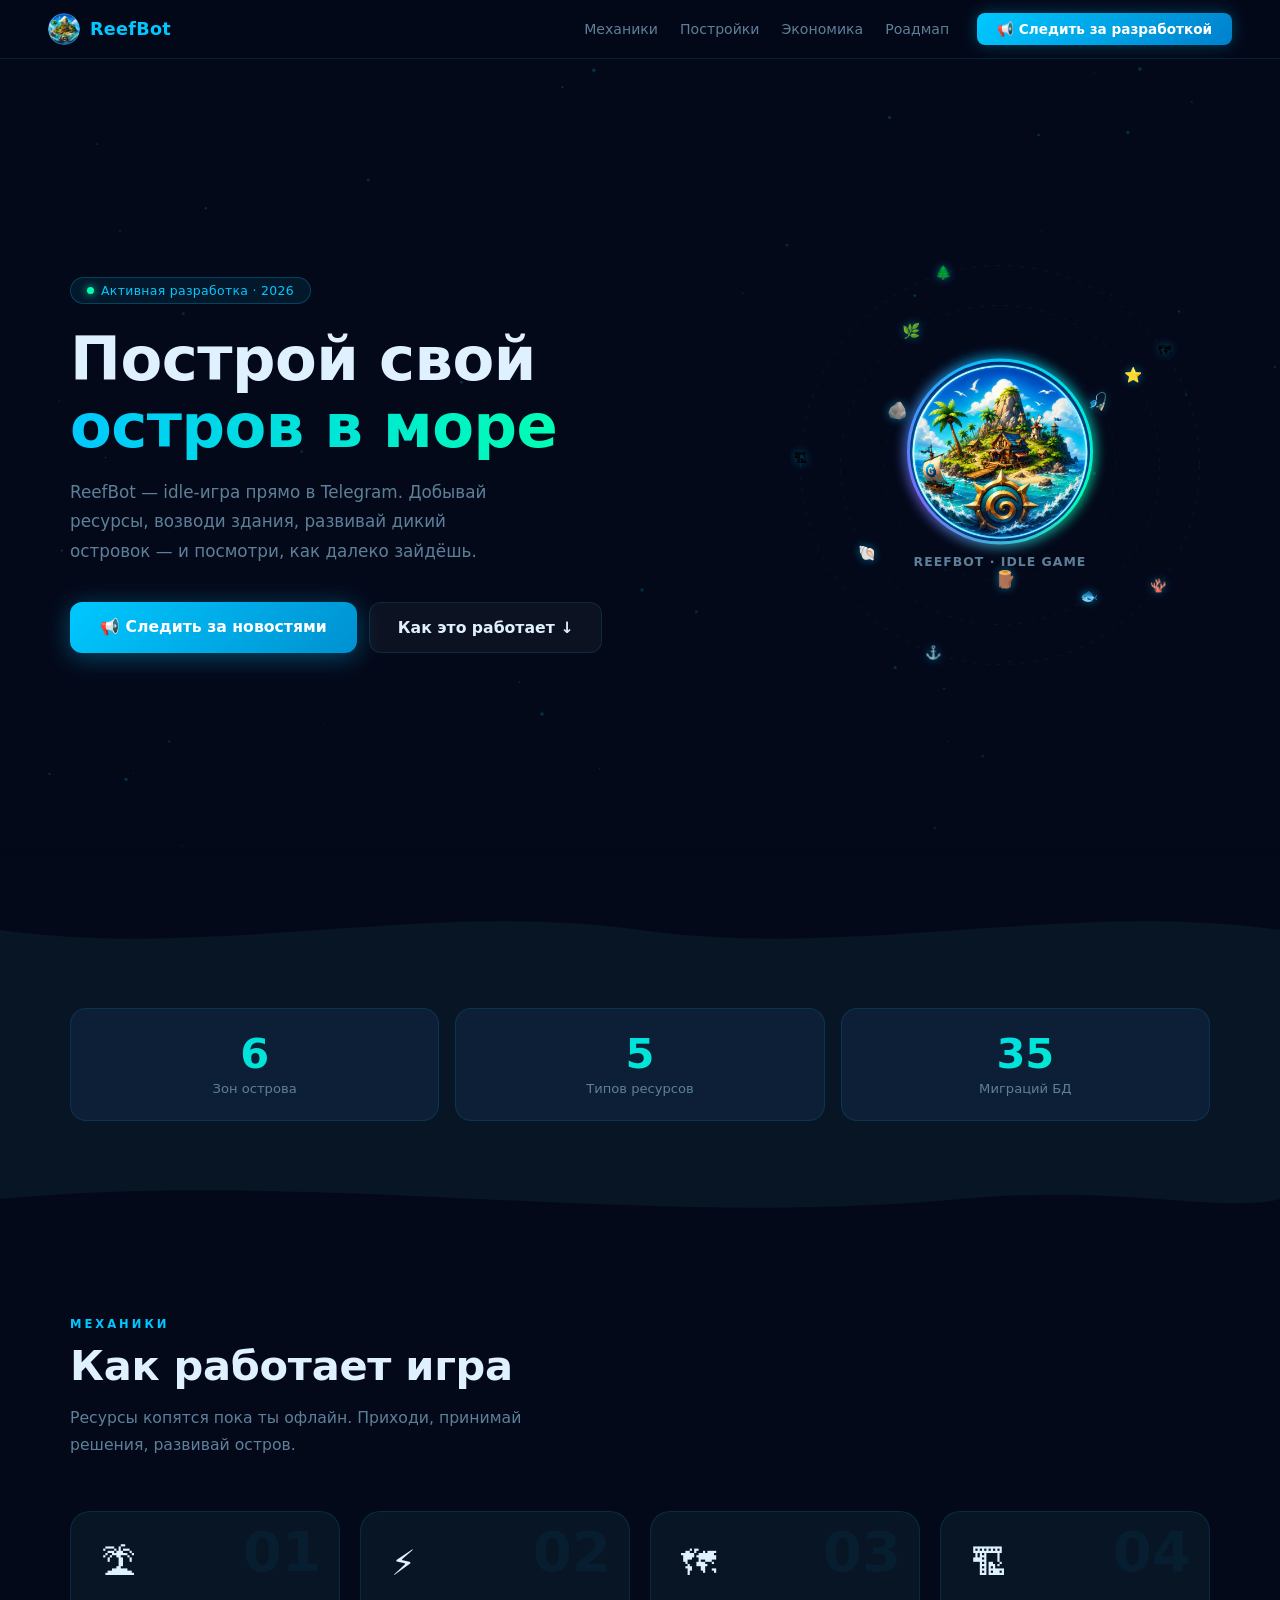
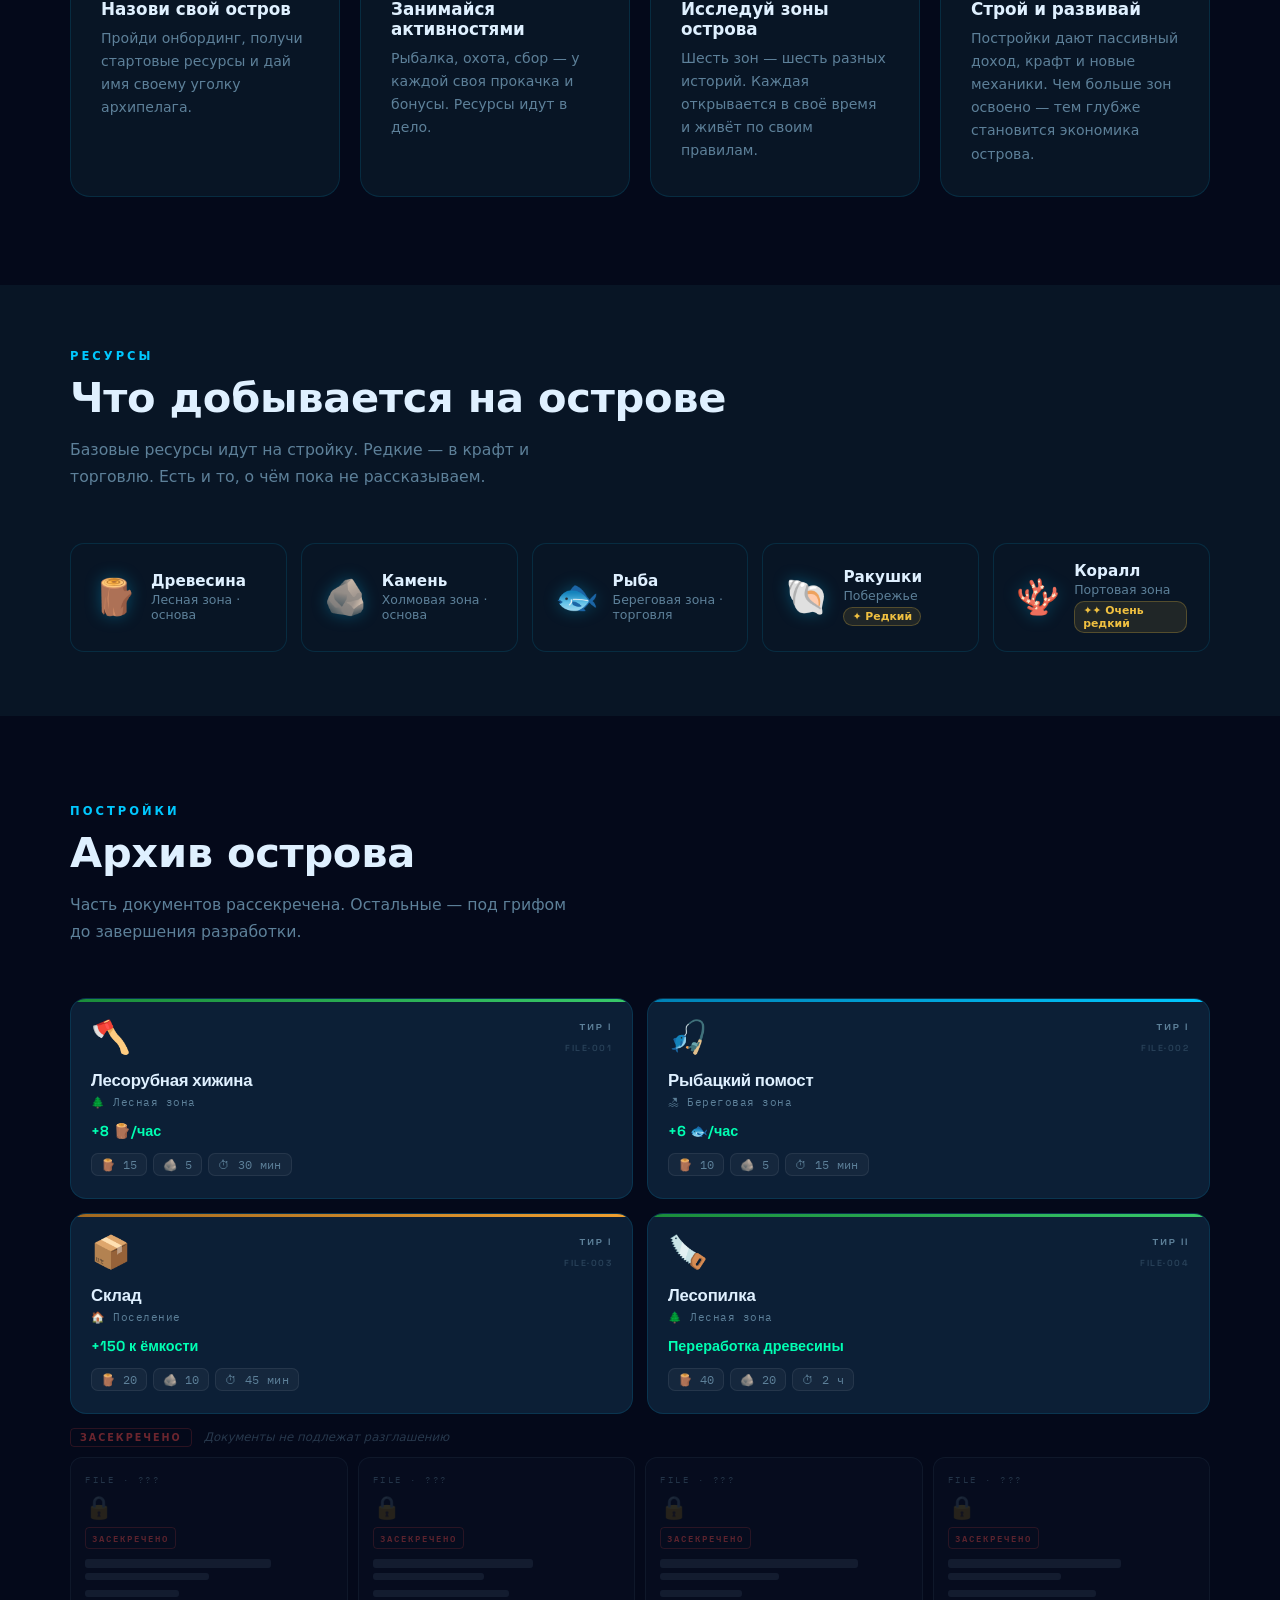
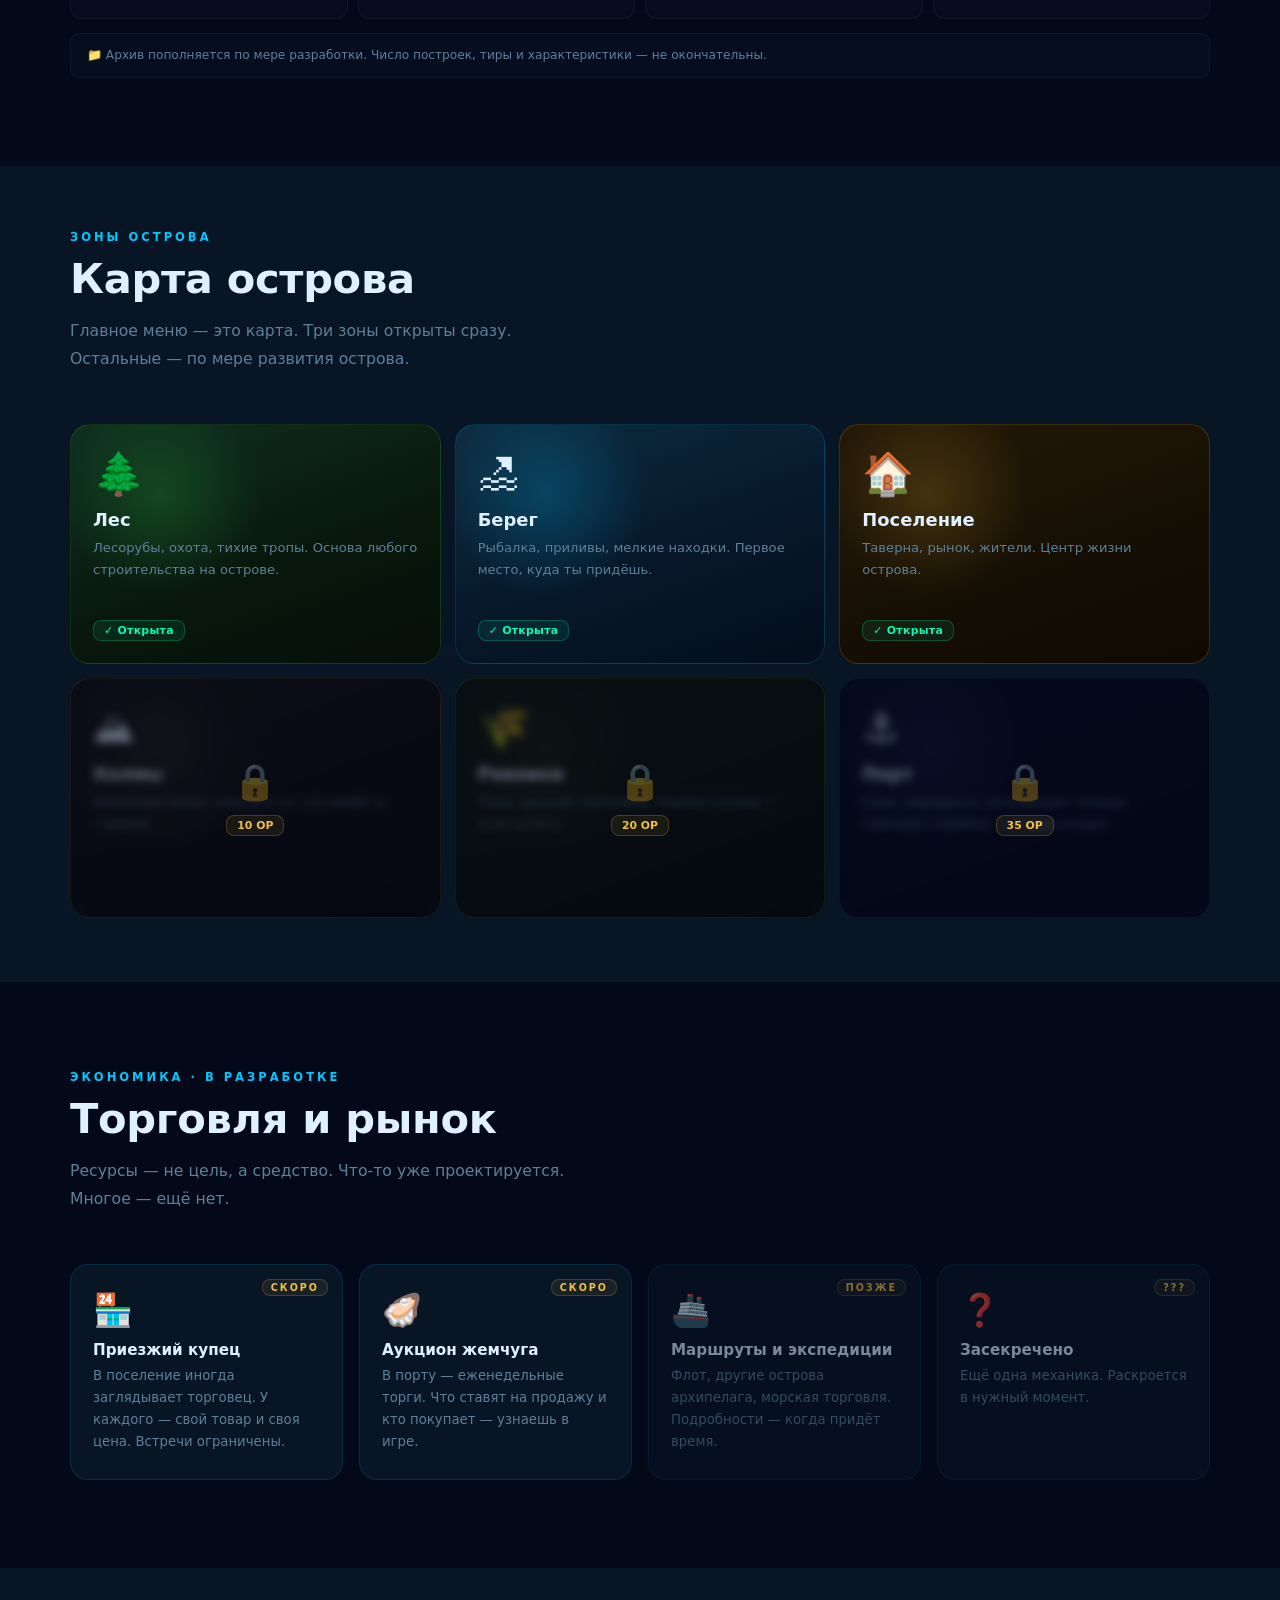
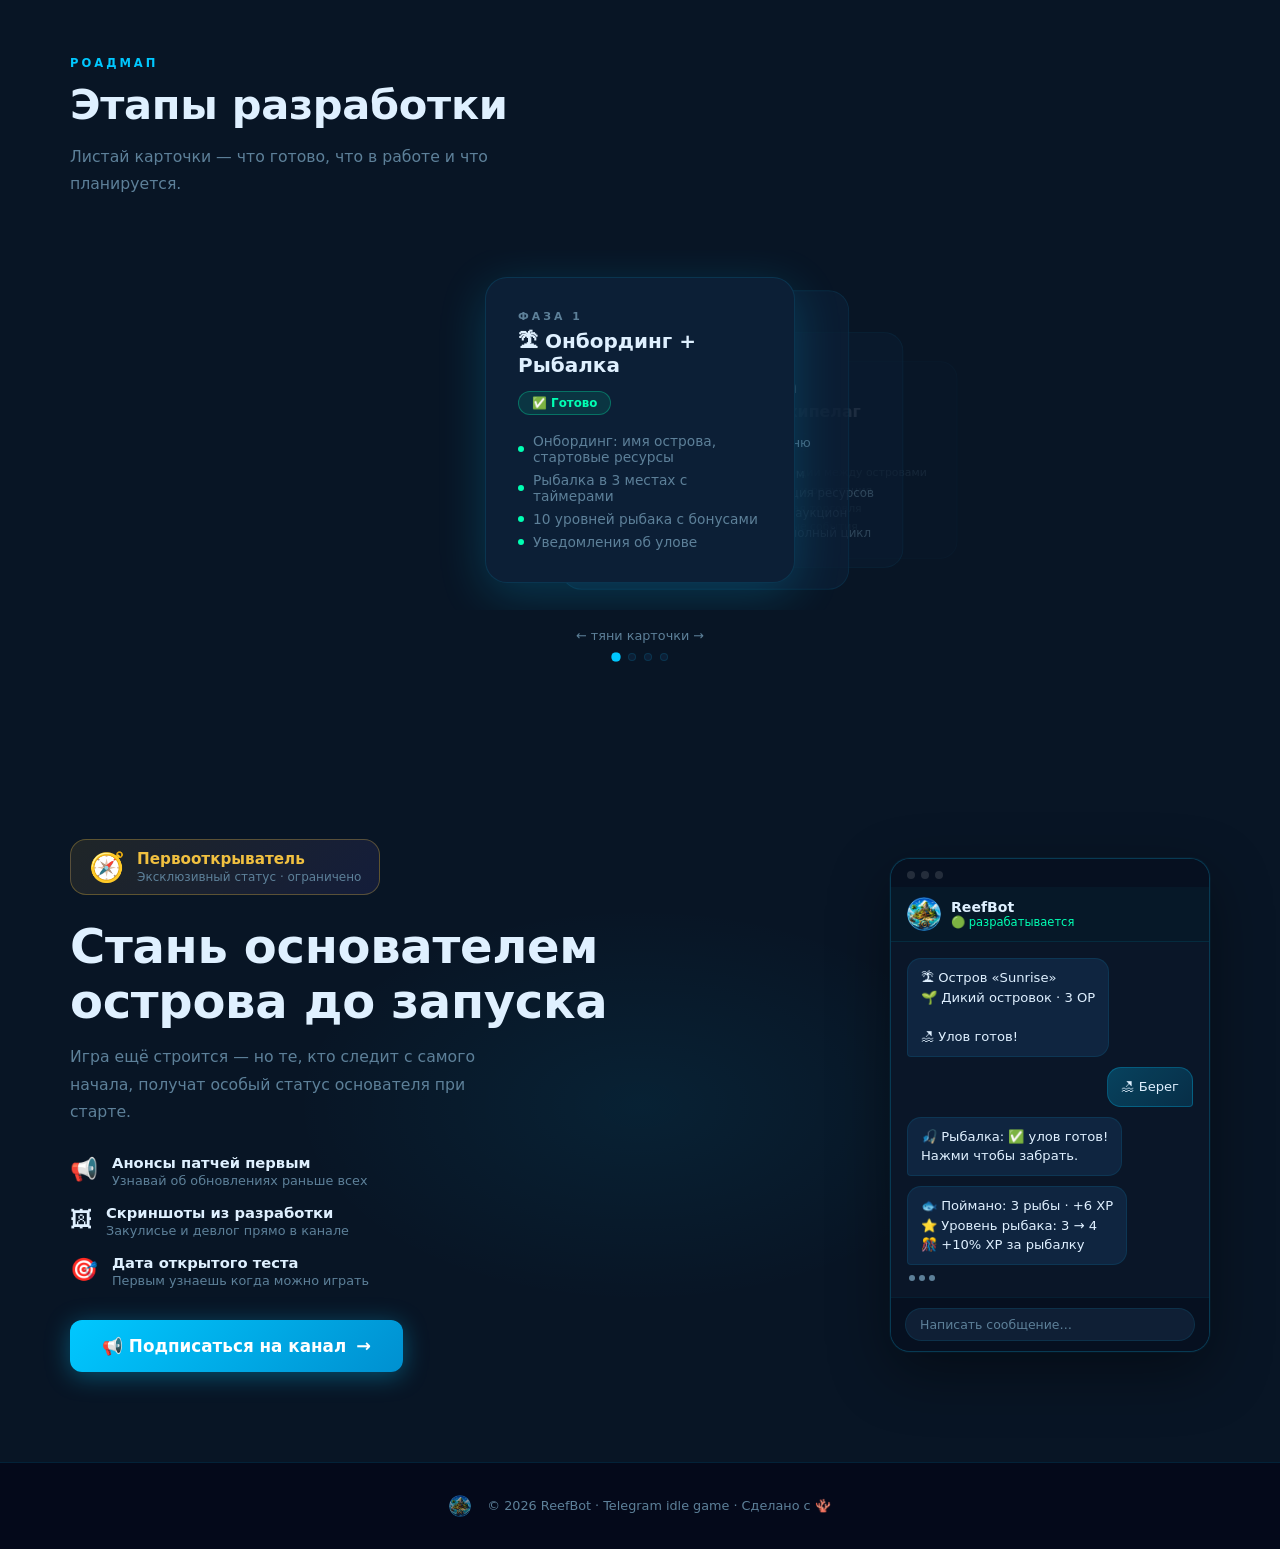
<file: landing/index.html>
<!DOCTYPE html>
<html lang="ru">
<head>
  <meta charset="UTF-8"/>
  <meta name="viewport" content="width=device-width, initial-scale=1.0, maximum-scale=1.0"/>
  <title>ReefBot — Построй свой остров в Telegram</title>
  <link rel="icon" type="image/png" href="favicon-round.png"/>
  <link rel="preconnect" href="https://fonts.googleapis.com"/>
  <link rel="preconnect" href="https://fonts.gstatic.com" crossorigin/>
  <link href="https://fonts.googleapis.com/css2?family=Space+Grotesk:wght@400;600;700;800&family=IBM+Plex+Mono:wght@400;600&display=swap" rel="stylesheet"/>
  <style>
    :root {
      --bg: #04091a;
      --surface: #081525;
      --surface2: #0c1f36;
      --accent: #00c8ff;
      --accent2: #00ffb3;
      --accent3: #7c6af7;
      --gold: #f0c040;
      --text: #dff0ff;
      --muted: #5d8099;
      --border: rgba(0,200,255,.13);
      --glow: 0 0 32px rgba(0,200,255,.22);
    }
    *{box-sizing:border-box;margin:0;padding:0}
    html{scroll-behavior:smooth;overflow-x:hidden}
    body{background:var(--bg);color:var(--text);font-family:'Segoe UI',system-ui,sans-serif;overflow-x:hidden;width:100%}

    /* ── ANIMATED BG ── */
    .bg-layer{position:fixed;inset:0;z-index:0;pointer-events:none}
    .bg-layer canvas{position:absolute;inset:0;width:100%;height:100%}

    /* ── NAV ── */
    nav{position:fixed;top:0;left:0;right:0;z-index:200;background:rgba(4,9,26,.8);backdrop-filter:blur(16px);border-bottom:1px solid var(--border);padding:13px 48px;display:flex;align-items:center;gap:28px}
    .nav-logo{display:flex;align-items:center;gap:10px;text-decoration:none}
    .nav-logo img{width:32px;height:32px;border-radius:50%;object-fit:cover}
    .nav-logo span{font-size:1.1rem;font-weight:800;color:var(--accent);letter-spacing:.3px}
    .nav-links{display:flex;gap:22px;margin-left:auto}
    .nav-links a{color:var(--muted);text-decoration:none;font-size:.88rem;transition:color .2s}
    .nav-links a:hover{color:var(--text)}
    .nav-btn{background:linear-gradient(135deg,var(--accent),#0080cc);color:#fff;padding:8px 20px;border-radius:8px;font-size:.85rem;font-weight:700;text-decoration:none;transition:opacity .2s,transform .15s;box-shadow:0 0 16px rgba(0,200,255,.3)}
    .nav-btn:hover{opacity:.9;transform:translateY(-1px)}

    /* ── HERO ── */
    .hero{min-height:100vh;display:flex;align-items:center;justify-content:center;padding:110px 24px 80px;position:relative;overflow:hidden}
    .hero::after{content:'';position:absolute;bottom:0;left:0;right:0;height:120px;background:linear-gradient(transparent,var(--bg));pointer-events:none}
    .hero-inner{display:flex;align-items:center;gap:80px;max-width:1140px;width:100%;position:relative;z-index:2}
    .hero-text{flex:1}
    .badge{display:inline-flex;align-items:center;gap:7px;background:rgba(0,200,255,.08);border:1px solid rgba(0,200,255,.25);border-radius:24px;padding:5px 16px;font-size:.78rem;color:var(--accent);margin-bottom:22px;letter-spacing:.3px}
    .badge-dot{width:7px;height:7px;background:var(--accent2);border-radius:50%;animation:pulse 2s infinite;box-shadow:0 0 8px var(--accent2)}
    h1{font-size:clamp(2.4rem,5.5vw,3.8rem);font-weight:900;line-height:1.1;margin-bottom:18px;letter-spacing:-.5px}
    h1 .accent{background:linear-gradient(90deg,var(--accent),var(--accent2));-webkit-background-clip:text;-webkit-text-fill-color:transparent;background-clip:text}
    .hero-sub{color:var(--muted);font-size:1.05rem;line-height:1.75;margin-bottom:36px;max-width:460px}
    .hero-btns{display:flex;gap:12px;flex-wrap:wrap}
    .btn-primary{background:linear-gradient(135deg,var(--accent),#0090d0);color:#fff;padding:15px 30px;border-radius:12px;font-weight:800;text-decoration:none;font-size:.98rem;transition:transform .2s,box-shadow .2s;box-shadow:0 4px 24px rgba(0,200,255,.35)}
    .btn-primary:hover{transform:translateY(-3px);box-shadow:0 8px 32px rgba(0,200,255,.45)}
    .btn-ghost{background:rgba(255,255,255,.04);color:var(--text);padding:15px 28px;border-radius:12px;font-weight:600;text-decoration:none;font-size:.98rem;border:1px solid var(--border);transition:border-color .2s,background .2s}
    .btn-ghost:hover{border-color:var(--accent);background:rgba(0,200,255,.06)}

    /* ── LOGO ORBITAL ── */
    .hero-visual{flex:0 0 420px;position:relative;height:420px}
    #orbitCanvas{position:absolute;inset:0;width:100%;height:100%}
    .logo-wrap{position:absolute;top:50%;left:50%;transform:translate(-50%,-50%);z-index:3;pointer-events:none;text-align:center}
    .logo-ring{width:180px;height:180px;border-radius:50%;position:relative;animation:float 4s ease-in-out infinite}
    .logo-ring::before{content:'';position:absolute;inset:-6px;border-radius:50%;background:conic-gradient(from 0deg,var(--accent),var(--accent2),var(--accent3),var(--accent));animation:spin 4s linear infinite;filter:blur(6px);opacity:.7}
    .logo-ring::after{content:'';position:absolute;inset:-3px;border-radius:50%;background:conic-gradient(from 0deg,var(--accent),var(--accent2),var(--accent3),var(--accent));animation:spin 4s linear infinite}
    .logo-img{width:180px;height:180px;border-radius:50%;object-fit:cover;position:relative;z-index:1;display:block}
    .logo-tagline{font-size:.78rem;color:var(--muted);margin-top:12px;font-weight:600;letter-spacing:1px;text-transform:uppercase}

    /* ── WAVE DIVIDER ── */
    .wave-divider{width:100%;overflow:hidden;line-height:0;display:block}
    .wave-divider svg{display:block;width:100%}

    /* ── STATS ── */
    .stats-band{padding:48px 24px;background:var(--surface);position:relative}
    .stats-inner{max-width:1140px;margin:0 auto;display:grid;grid-template-columns:repeat(auto-fit,minmax(160px,1fr));gap:16px}
    .stat-card{background:var(--surface2);border:1px solid var(--border);border-radius:16px;padding:24px 20px;text-align:center;transition:border-color .3s,transform .2s}
    .stat-card:hover{border-color:var(--accent);transform:translateY(-2px)}
    .stat-num{font-size:2.6rem;font-weight:900;line-height:1;background:linear-gradient(135deg,var(--accent),var(--accent2));-webkit-background-clip:text;-webkit-text-fill-color:transparent;background-clip:text}
    .stat-lbl{color:var(--muted);font-size:.82rem;margin-top:6px;font-weight:500}

    /* ── SECTIONS ── */
    section{padding:88px 24px;position:relative}
    .container{max-width:1140px;margin:0 auto}
    .section-eyebrow{font-size:.72rem;font-weight:800;letter-spacing:3px;text-transform:uppercase;color:var(--accent);margin-bottom:10px}
    .section-title{font-size:clamp(1.7rem,3.5vw,2.6rem);font-weight:900;margin-bottom:14px;letter-spacing:-.3px}
    .section-sub{color:var(--muted);font-size:.98rem;line-height:1.75;max-width:520px;margin-bottom:52px}

    /* ── HOW IT WORKS ── */
    .steps{display:grid;grid-template-columns:repeat(auto-fit,minmax(230px,1fr));gap:20px}
    .step{background:var(--surface);border:1px solid var(--border);border-radius:20px;padding:30px;position:relative;overflow:hidden;transition:border-color .3s,transform .2s,box-shadow .3s;cursor:default}
    .step:hover{border-color:rgba(0,200,255,.45);transform:translateY(-4px);box-shadow:var(--glow)}
    .step-glow{position:absolute;inset:0;opacity:0;background:radial-gradient(circle at 50% 0%,rgba(0,200,255,.08),transparent 70%);transition:opacity .3s}
    .step:hover .step-glow{opacity:1}
    .step-num{font-size:3.5rem;font-weight:900;color:rgba(0,200,255,.05);position:absolute;top:12px;right:18px;line-height:1}
    .step-icon{font-size:2.2rem;margin-bottom:16px}
    .step h3{font-size:1.05rem;font-weight:800;margin-bottom:8px}
    .step p{color:var(--muted);font-size:.88rem;line-height:1.65}

    /* ── RESOURCES ── */
    .res-grid{display:flex;flex-wrap:wrap;gap:14px}
    .res-card{background:var(--surface);border:1px solid var(--border);border-radius:14px;padding:18px 22px;display:flex;align-items:center;gap:14px;flex:1;min-width:180px;transition:border-color .25s,transform .2s}
    .res-card:hover{border-color:var(--accent);transform:translateY(-2px)}
    .res-emoji{font-size:2.2rem;filter:drop-shadow(0 0 8px rgba(0,200,255,.3))}
    .res-name{font-weight:700;font-size:.95rem}
    .res-sub{color:var(--muted);font-size:.78rem;margin-top:2px}
    .res-rare{font-size:.68rem;font-weight:700;color:var(--gold);background:rgba(240,192,64,.1);border:1px solid rgba(240,192,64,.25);border-radius:10px;padding:2px 8px;display:inline-block;margin-top:4px}

    /* ── BUILDINGS ── */
    .bld-grid{display:grid;grid-template-columns:repeat(auto-fill,minmax(290px,1fr));gap:18px}
    .bld-card{background:var(--surface);border:1px solid var(--border);border-radius:18px;padding:22px;transition:border-color .3s,transform .2s,box-shadow .25s}
    .bld-card:hover{transform:translateY(-4px);box-shadow:var(--glow)}
    .bld-head{display:flex;align-items:flex-start;justify-content:space-between;margin-bottom:10px;gap:8px}
    .bld-name{font-weight:800;font-size:.98rem;line-height:1.3}
    .tier{font-size:.68rem;font-weight:800;padding:3px 10px;border-radius:20px;white-space:nowrap;letter-spacing:.5px;flex-shrink:0}
    .t1{background:rgba(0,255,179,.12);color:var(--accent2);border:1px solid rgba(0,255,179,.3)}
    .t2{background:rgba(0,200,255,.12);color:var(--accent);border:1px solid rgba(0,200,255,.3)}
    .t3{background:rgba(124,106,247,.15);color:#a99ff8;border:1px solid rgba(124,106,247,.35)}
    .bld-zone{font-size:.76rem;color:var(--muted);margin-bottom:10px}
    .bld-effect{font-size:.86rem;font-weight:700;color:var(--accent2);margin-bottom:12px}
    .bld-cost{display:flex;flex-wrap:wrap;gap:6px}
    .chip{background:rgba(255,255,255,.04);border:1px solid rgba(255,255,255,.06);border-radius:8px;padding:3px 9px;font-size:.76rem;color:var(--muted)}
    .bld-card.t1-card:hover{border-color:rgba(0,255,179,.4)}
    .bld-card.t2-card:hover{border-color:rgba(0,200,255,.4)}
    .bld-card.t3-card:hover{border-color:rgba(124,106,247,.5)}

    /* ── CLASSIFIED BUILDINGS ── */
    .bld-card.classified{border-color:rgba(93,128,153,.12);cursor:default}
    .bld-card.classified:hover{transform:none;box-shadow:none;border-color:rgba(93,128,153,.22)}
    .classified-lock{font-size:1.1rem;margin-bottom:6px;opacity:.4}
    .redact-bar{display:block;height:13px;border-radius:4px;background:rgba(93,128,153,.2);margin-bottom:4px}
    .redact-sm{height:10px;border-radius:3px;background:rgba(93,128,153,.14);display:inline-block;vertical-align:middle}
    .bld-note{margin-top:20px;font-size:.78rem;color:var(--muted);font-style:italic}

    /* ── ZONES ── */
    .zones-grid{display:grid;grid-template-columns:repeat(auto-fill,minmax(180px,1fr));gap:14px}
    .zone-card{background:var(--surface);border:1px solid var(--border);border-radius:16px;padding:22px 18px;text-align:center;transition:border-color .25s,transform .2s}
    .zone-card:hover{border-color:var(--accent);transform:translateY(-3px)}
    .zone-emoji{font-size:2rem;margin-bottom:10px;display:block}
    .zone-name{font-weight:700;font-size:.9rem;margin-bottom:4px}
    .zone-req{font-size:.75rem;color:var(--muted)}
    .zone-locked{font-size:.68rem;font-weight:700;color:var(--gold);background:rgba(240,192,64,.1);border:1px solid rgba(240,192,64,.2);border-radius:8px;padding:2px 8px;display:inline-block;margin-top:6px}

    /* ── ECONOMY TEASER ── */
    .teaser-grid{display:grid;grid-template-columns:repeat(auto-fit,minmax(220px,1fr));gap:16px;margin-top:48px}
    .teaser-card{background:var(--surface);border:1px solid var(--border);border-radius:18px;padding:26px 22px;position:relative;overflow:hidden;transition:border-color .25s,transform .2s}
    .teaser-card:hover{border-color:rgba(240,192,64,.3);transform:translateY(-3px)}
    .teaser-soon{position:absolute;top:14px;right:14px;font-size:.6rem;font-weight:800;letter-spacing:2px;color:var(--gold);background:rgba(240,192,64,.08);border:1px solid rgba(240,192,64,.2);border-radius:8px;padding:2px 8px}
    .teaser-icon{font-size:2rem;margin-bottom:12px}
    .teaser-title{font-weight:800;font-size:.95rem;margin-bottom:6px}
    .teaser-desc{color:var(--muted);font-size:.83rem;line-height:1.65}
    .teaser-card.dim{opacity:.55;pointer-events:none}

    /* ── ROADMAP ── */
    .roadmap-scene{position:relative;height:360px;display:flex;align-items:center;justify-content:center;perspective:1200px;user-select:none;overflow:hidden}
    .rcard{position:absolute;width:310px;background:var(--surface2);border:1px solid var(--border);border-radius:22px;padding:32px;cursor:grab;touch-action:none;transition:transform .42s cubic-bezier(.34,1.4,.64,1),opacity .3s,box-shadow .3s}
    .rcard.active-card{box-shadow:0 12px 48px rgba(0,200,255,.2)}
    .rcard:active{cursor:grabbing}
    .rcard-eyebrow{font-size:.68rem;font-weight:800;letter-spacing:3px;text-transform:uppercase;color:var(--muted);margin-bottom:6px}
    .rcard-title{font-size:1.25rem;font-weight:900;margin-bottom:14px}
    .rcard-status{display:inline-flex;align-items:center;gap:6px;padding:4px 13px;border-radius:20px;font-size:.74rem;font-weight:800;margin-bottom:18px}
    .done .rcard-status{background:rgba(0,255,179,.1);color:var(--accent2);border:1px solid rgba(0,255,179,.3)}
    .progress .rcard-status{background:rgba(0,200,255,.1);color:var(--accent);border:1px solid rgba(0,200,255,.3)}
    .planned .rcard-status{background:rgba(93,128,153,.08);color:var(--muted);border:1px solid rgba(93,128,153,.2)}
    .rcard-list{list-style:none;display:flex;flex-direction:column;gap:7px}
    .rcard-list li{font-size:.86rem;color:var(--muted);display:flex;align-items:center;gap:9px}
    .rcard-list li::before{content:'';width:6px;height:6px;border-radius:50%;flex-shrink:0}
    .done .rcard-list li::before{background:var(--accent2)}
    .progress .rcard-list li::before{background:var(--accent);animation:pulse 2s infinite}
    .planned .rcard-list li::before{background:rgba(93,128,153,.4)}
    .road-hint{text-align:center;color:var(--muted);font-size:.8rem;margin-top:18px}
    .road-dots{display:flex;gap:8px;justify-content:center;margin-top:10px}
    .rdot{width:8px;height:8px;border-radius:50%;background:var(--surface2);border:1px solid var(--border);transition:background .3s,transform .2s}
    .rdot.on{background:var(--accent);transform:scale(1.2)}

    /* ── CTA ── */
    .cta-section{position:relative;overflow:hidden;padding:90px 24px;background:var(--surface)}
    .cta-glow{position:absolute;top:50%;left:50%;transform:translate(-50%,-50%);width:min(700px,100%);height:400px;background:radial-gradient(ellipse,rgba(0,200,255,.07),transparent 70%);pointer-events:none}
    .cta-inner{max-width:1140px;margin:0 auto;display:flex;align-items:center;gap:72px;position:relative;z-index:1}
    .cta-left{flex:1}
    .cta-right{flex:0 0 320px}
    .cta-explorer-badge{display:inline-flex;align-items:center;gap:12px;background:linear-gradient(135deg,rgba(240,192,64,.1),rgba(124,106,247,.1));border:1px solid rgba(240,192,64,.3);border-radius:16px;padding:10px 18px;margin-bottom:24px}
    .cta-badge-icon{font-size:1.8rem}
    .cta-badge-title{font-weight:800;font-size:.95rem;color:var(--gold)}
    .cta-badge-sub{font-size:.75rem;color:var(--muted);margin-top:2px}
    .cta-title{font-size:clamp(1.9rem,4vw,3rem);font-weight:900;margin-bottom:14px;letter-spacing:-.3px;line-height:1.15}
    .cta-desc{color:var(--muted);font-size:.98rem;line-height:1.75;margin-bottom:28px;max-width:440px}
    .cta-perks{display:flex;flex-direction:column;gap:16px;margin-bottom:32px}
    .perk{display:flex;align-items:flex-start;gap:14px}
    .perk-icon{font-size:1.4rem;flex-shrink:0;margin-top:2px}
    .perk-t{font-weight:700;font-size:.92rem;margin-bottom:2px}
    .perk-s{color:var(--muted);font-size:.8rem}
    .cta-btn-big{display:inline-flex;align-items:center;gap:10px;font-size:1.05rem;padding:16px 32px}
    .btn-arrow{font-size:1.1rem;transition:transform .2s}
    .cta-btn-big:hover .btn-arrow{transform:translateX(4px)}
    .cta-phone{background:#0a1628;border:1px solid rgba(0,200,255,.2);border-radius:20px;overflow:hidden;box-shadow:0 20px 60px rgba(0,0,0,.4),0 0 0 1px rgba(0,200,255,.05)}
    .phone-bar{display:flex;gap:6px;padding:12px 16px 8px;background:#061020}
    .phone-dot{width:8px;height:8px;border-radius:50%;background:rgba(255,255,255,.12)}
    .phone-header{display:flex;align-items:center;gap:10px;padding:10px 16px;background:#061828;border-bottom:1px solid rgba(0,200,255,.1)}
    .phone-avatar{width:34px;height:34px;border-radius:50%;object-fit:cover}
    .phone-name{font-weight:700;font-size:.88rem}
    .phone-status{font-size:.72rem;color:var(--accent2)}
    .phone-msgs{padding:16px;display:flex;flex-direction:column;gap:10px;min-height:220px}
    .msg{display:flex;max-width:85%}
    .msg-bot{align-self:flex-start}
    .msg-user{align-self:flex-end}
    .msg-text{padding:9px 13px;border-radius:14px;font-size:.82rem;line-height:1.5}
    .msg-bot .msg-text{background:#0f2540;border:1px solid rgba(0,200,255,.1);border-bottom-left-radius:4px}
    .msg-user .msg-text{background:linear-gradient(135deg,rgba(0,200,255,.25),rgba(0,144,200,.2));border:1px solid rgba(0,200,255,.25);border-bottom-right-radius:4px}
    .msg-typing{align-self:flex-start}
    .msg-typing span{display:inline-block;width:6px;height:6px;border-radius:50%;background:var(--muted);margin:0 2px;animation:typingDot 1.2s infinite}
    .msg-typing span:nth-child(2){animation-delay:.2s}
    .msg-typing span:nth-child(3){animation-delay:.4s}
    @keyframes typingDot{0%,60%,100%{transform:translateY(0);opacity:.4}30%{transform:translateY(-5px);opacity:1}}
    .phone-input-bar{padding:10px 14px;background:#061020;border-top:1px solid rgba(0,200,255,.08)}
    .phone-input-fake{background:#0f1f35;border:1px solid rgba(0,200,255,.1);border-radius:20px;padding:8px 14px;font-size:.78rem;color:var(--muted)}
    @media(max-width:900px){
      .cta-inner{flex-direction:column;gap:48px}
      .cta-right{width:100%;max-width:340px;align-self:center}
      .cta-title{text-align:center}
      .cta-desc{text-align:center;margin-left:auto;margin-right:auto}
      .cta-explorer-badge{align-self:center}
    }

    /* ── FOOTER ── */
    footer{padding:32px 24px;text-align:center;color:var(--muted);font-size:.8rem;border-top:1px solid var(--border);display:flex;align-items:center;justify-content:center;gap:16px}
    footer img{width:22px;height:22px;border-radius:50%;object-fit:cover;opacity:.6}

    /* ── ANIMATIONS ── */
    @keyframes pulse{0%,100%{opacity:1}50%{opacity:.35}}
    @keyframes float{0%,100%{transform:translateY(0)}50%{transform:translateY(-10px)}}
    @keyframes spin{from{transform:rotate(0deg)}to{transform:rotate(360deg)}}
    @keyframes fadeup{from{opacity:0;transform:translateY(24px)}to{opacity:1;transform:none}}
    .fadeup{animation:fadeup .7s ease both}
    .fadeup-d1{animation-delay:.1s}
    .fadeup-d2{animation-delay:.2s}
    .fadeup-d3{animation-delay:.3s}

    @media(max-width:800px){
      nav{padding:12px 16px}
      .nav-links{display:none}
      .nav-btn{padding:7px 14px;font-size:.78rem}
      .hero{padding:80px 16px 40px;min-height:unset}
      .hero::after{height:60px}
      .hero-inner{flex-direction:column-reverse;gap:24px;text-align:center}
      .hero-visual{flex:none;width:220px;height:220px;align-self:center}
      .logo-ring,.logo-img{width:110px;height:110px}
      .logo-tagline{font-size:.7rem}
      .hero-sub{margin-left:auto;margin-right:auto;font-size:.92rem}
      .hero-btns{justify-content:center;flex-direction:column;align-items:center}
      .btn-primary,.btn-ghost{width:100%;max-width:300px;text-align:center;justify-content:center}
      .badge{font-size:.72rem}
      .stats-band{padding:32px 16px}
      .stats-inner{grid-template-columns:repeat(2,1fr);gap:10px}
      .stat-card{padding:18px 12px}
      .stat-num{font-size:2.1rem}
      section{padding:52px 16px}
      .section-title{font-size:1.5rem}
      .section-sub{font-size:.9rem;margin-bottom:32px}
      .steps{grid-template-columns:1fr;gap:14px}
      .step{padding:22px 20px}
      .res-grid{flex-direction:column}
      .res-card{min-width:unset}
      .bld-grid{grid-template-columns:1fr;gap:14px}
      .bld-card{padding:18px}
      .zones-grid{grid-template-columns:repeat(2,1fr)}
      .zone-card{padding:16px 12px}
      .teaser-grid{grid-template-columns:1fr;gap:12px}
      .roadmap-scene{height:400px;margin:0 -16px;padding:0 16px}
      .rcard{width:calc(100vw - 64px);max-width:280px;padding:22px}
      .rcard-title{font-size:1.05rem}
      .cta-section{padding:60px 16px}
      .cta-inner{flex-direction:column;gap:36px}
      .cta-right{width:100%;max-width:100%;align-self:stretch}
      .cta-title{font-size:1.7rem;text-align:center}
      .cta-desc{text-align:center;margin-left:auto;margin-right:auto}
      .cta-explorer-badge{align-self:center}
      .cta-perks{gap:12px}
      .cta-btn-big{width:100%;justify-content:center}
      .phone-msgs{min-height:180px}
      footer{flex-direction:column;gap:8px;padding:24px 16px}
    }
    @media(max-width:380px){
      .stats-inner{grid-template-columns:1fr 1fr}
      .zones-grid{grid-template-columns:1fr 1fr}
      .rcard{width:calc(100vw - 48px)}
    }

    /* ── CONFIRMED BUILDINGS ── */
    .bld-confirmed{display:grid;grid-template-columns:1fr 1fr;gap:14px;margin-bottom:14px}
    .bld-c-card{background:var(--surface2);border:1px solid var(--border);border-radius:16px;padding:22px 20px;position:relative;overflow:hidden;transition:transform .2s,border-color .25s,box-shadow .25s}
    .bld-c-card::before{content:'';position:absolute;top:0;left:0;right:0;height:3px;border-radius:16px 16px 0 0}
    .bld-c-forest::before{background:linear-gradient(90deg,#1a8c3a,#38c96a)}
    .bld-c-shore::before{background:linear-gradient(90deg,#0080b4,#00c8ff)}
    .bld-c-settlement::before{background:linear-gradient(90deg,#a06820,#f0a030)}
    .bld-c-forest:hover{border-color:rgba(40,160,60,.38);box-shadow:0 8px 28px rgba(40,160,60,.08);transform:translateY(-3px)}
    .bld-c-shore:hover{border-color:rgba(0,155,200,.38);box-shadow:0 8px 28px rgba(0,155,200,.08);transform:translateY(-3px)}
    .bld-c-settlement:hover{border-color:rgba(200,160,50,.38);box-shadow:0 8px 28px rgba(200,160,50,.07);transform:translateY(-3px)}
    .bld-c-top{display:flex;align-items:flex-start;justify-content:space-between;margin-bottom:14px}
    .bld-c-icon{font-size:2rem;line-height:1}
    .bld-c-meta{text-align:right}
    .bld-c-tier{display:block;font-size:.58rem;font-weight:700;font-family:'Space Grotesk',sans-serif;letter-spacing:2px;color:var(--muted);margin-bottom:3px;text-transform:uppercase}
    .bld-c-fileid{font-size:.55rem;font-family:'Space Grotesk',sans-serif;font-weight:600;color:var(--muted);letter-spacing:1.5px;opacity:.35}
    .bld-c-name{font-weight:700;font-size:1.05rem;margin-bottom:4px;font-family:'Space Grotesk',sans-serif;letter-spacing:-.2px}
    .bld-c-zone{font-size:.74rem;color:var(--muted);margin-bottom:13px;font-family:'IBM Plex Mono',monospace;font-size:.68rem;letter-spacing:.5px}
    .bld-c-effect{font-size:.9rem;font-weight:700;color:var(--accent2);margin-bottom:13px;font-family:'Space Grotesk',sans-serif}
    .bld-c-chips{display:flex;flex-wrap:wrap;gap:6px}
    .bld-c-chip{background:rgba(255,255,255,.04);border:1px solid rgba(255,255,255,.07);border-radius:7px;padding:3px 9px;font-size:.72rem;color:var(--muted);font-family:'IBM Plex Mono',monospace;letter-spacing:.3px}
    /* ── SEALED FILES ── */
    .bld-sealed-header{display:flex;align-items:center;gap:12px;margin-bottom:10px}
    .bld-sealed-label{font-size:.6rem;font-weight:900;letter-spacing:2px;color:rgba(220,70,70,.48);border:1px solid rgba(220,70,70,.18);padding:3px 9px;border-radius:4px;text-transform:uppercase}
    .bld-sealed-sub{font-size:.74rem;color:rgba(93,128,153,.4);font-style:italic}
    .bld-classified-strip{display:grid;grid-template-columns:repeat(4,1fr);gap:10px}
    .bld-sealed{background:rgba(93,128,153,.03);border:1px solid rgba(93,128,153,.1);border-radius:12px;padding:16px 14px;position:relative;overflow:hidden}
    .bld-sealed-id{font-size:.56rem;font-family:'IBM Plex Mono',monospace;color:rgba(93,128,153,.35);letter-spacing:2.5px;margin-bottom:11px}
    .bld-sealed-lock{font-size:1.4rem;opacity:.14;margin-bottom:9px;line-height:1}
    .bld-sealed-stamp{display:inline-block;font-size:.55rem;font-weight:600;font-family:'IBM Plex Mono',monospace;letter-spacing:2px;text-transform:uppercase;color:rgba(220,70,70,.4);border:1px solid rgba(220,70,70,.16);border-radius:4px;padding:2px 6px;margin-bottom:10px}
    .bld-s-rl{height:9px;border-radius:3px;background:rgba(93,128,153,.14);margin-bottom:5px}
    .bld-s-rl.sm{height:7px}
    .dossier-footer{margin-top:14px;padding:12px 16px;background:rgba(93,128,153,.04);border:1px solid rgba(93,128,153,.09);border-radius:10px;font-size:.76rem;color:var(--muted);line-height:1.6}

    /* ── ZONE MAP ── */
    .zone-map{display:grid;grid-template-columns:repeat(3,1fr);gap:14px}
    .zmap-card{border-radius:20px;overflow:hidden;border:1px solid;transition:transform .25s,box-shadow .3s,border-color .25s;min-height:240px;display:flex;flex-direction:column;position:relative;cursor:default}
    .zmap-card.unlocked{cursor:pointer}
    .zmap-card.unlocked:hover{transform:translateY(-6px)}
    .zmap-inner{flex:1;padding:28px 22px 22px;display:flex;flex-direction:column;position:relative;z-index:1}
    /* Atmospheres */
    .zmap-forest{background:linear-gradient(160deg,#0f3020 0%,#09180d 55%,#060f08 100%);border-color:rgba(40,160,60,.22)}
    .zmap-forest.unlocked:hover{border-color:rgba(40,160,60,.55);box-shadow:0 16px 48px rgba(40,160,60,.14)}
    .zmap-shore{background:linear-gradient(160deg,#0d2d42 0%,#07182a 55%,#040e1c 100%);border-color:rgba(0,155,210,.22)}
    .zmap-shore.unlocked:hover{border-color:rgba(0,155,210,.55);box-shadow:0 16px 48px rgba(0,155,210,.14)}
    .zmap-settlement{background:linear-gradient(160deg,#251a08 0%,#160f04 55%,#0e0a02 100%);border-color:rgba(200,155,45,.22)}
    .zmap-settlement.unlocked:hover{border-color:rgba(200,155,45,.55);box-shadow:0 16px 48px rgba(200,155,45,.1)}
    .zmap-hills{background:linear-gradient(160deg,#161310 0%,#100d0b 55%,#0d0b09 100%);border-color:rgba(110,100,80,.12)}
    .zmap-plains{background:linear-gradient(160deg,#121808 0%,#0d1206 55%,#090e04 100%);border-color:rgba(85,105,45,.12)}
    .zmap-port{background:linear-gradient(160deg,#090b20 0%,#060818 55%,#040614 100%);border-color:rgba(55,75,160,.12)}
    /* Radial atmosphere glow (top-left, behind content) */
    .zmap-glow{position:absolute;top:-40px;left:-20px;width:220px;height:220px;border-radius:50%;pointer-events:none;z-index:0}
    .zmap-forest .zmap-glow{background:radial-gradient(circle,rgba(40,160,60,.28) 0%,transparent 65%)}
    .zmap-shore .zmap-glow{background:radial-gradient(circle,rgba(0,155,210,.28) 0%,transparent 65%)}
    .zmap-settlement .zmap-glow{background:radial-gradient(circle,rgba(200,155,45,.22) 0%,transparent 65%)}
    .zmap-hills .zmap-glow{background:radial-gradient(circle,rgba(110,100,80,.18) 0%,transparent 65%)}
    .zmap-plains .zmap-glow{background:radial-gradient(circle,rgba(85,105,45,.16) 0%,transparent 65%)}
    .zmap-port .zmap-glow{background:radial-gradient(circle,rgba(55,75,160,.2) 0%,transparent 65%)}
    .zmap-emoji{font-size:2.6rem;line-height:1;margin-bottom:14px}
    .zmap-name{font-weight:900;font-size:1.12rem;margin-bottom:7px}
    .zmap-desc{font-size:.82rem;color:var(--muted);line-height:1.68;flex:1}
    .zmap-status{margin-top:18px}
    .zmap-avail{font-size:.68rem;font-weight:800;color:var(--accent2);background:rgba(0,255,179,.08);border:1px solid rgba(0,255,179,.22);border-radius:8px;padding:3px 10px;display:inline-block;letter-spacing:.3px}
    .zmap-locked-badge{font-size:.68rem;font-weight:800;color:var(--gold);background:rgba(240,192,64,.08);border:1px solid rgba(240,192,64,.22);border-radius:8px;padding:3px 10px;display:inline-block}
    /* Locked veil — frosted glass over content */
    .zmap-veil{position:absolute;inset:0;border-radius:inherit;background:rgba(4,9,26,.58);backdrop-filter:blur(4px);-webkit-backdrop-filter:blur(4px);z-index:2;display:flex;flex-direction:column;align-items:center;justify-content:center;gap:12px;padding:22px}
    .zmap-veil-lock{font-size:2.2rem;opacity:.32}

    @media(max-width:800px){
      .bld-confirmed{grid-template-columns:1fr}
      .bld-classified-strip{grid-template-columns:repeat(2,1fr)}
      .zone-map{grid-template-columns:repeat(2,1fr)}
      .zmap-card{min-height:200px}
      .zmap-inner{padding:22px 18px 18px}
    }
    @media(max-width:440px){
      .bld-classified-strip{grid-template-columns:1fr 1fr}
      .zone-map{grid-template-columns:1fr 1fr}
    }
  </style>
</head>
<body>

<div class="bg-layer"><canvas id="bgCanvas"></canvas></div>

<nav>
  <a class="nav-logo" href="#">
    <img src="logo.png" alt="ReefBot"/>
    <span>ReefBot</span>
  </a>
  <div class="nav-links">
    <a href="#how">Механики</a>
    <a href="#buildings">Постройки</a>
    <a href="#economy">Экономика</a>
    <a href="#roadmap">Роадмап</a>
  </div>
  <a class="nav-btn" href="https://t.me/reefbot_news" target="_blank">📢 Следить за разработкой</a>
</nav>

<section class="hero">
  <div class="hero-inner">
    <div class="hero-text fadeup">
      <div class="badge"><span class="badge-dot"></span>Активная разработка · 2026</div>
      <h1>Построй свой<br/><span class="accent">остров в море</span></h1>
      <p class="hero-sub">ReefBot — idle-игра прямо в Telegram. Добывай ресурсы, возводи здания, развивай дикий островок — и посмотри, как далеко зайдёшь.</p>
      <div class="hero-btns">
        <a class="btn-primary" href="https://t.me/reefbot_news" target="_blank">📢 Следить за новостями</a>
        <a class="btn-ghost" href="#how">Как это работает ↓</a>
      </div>
    </div>
    <div class="hero-visual fadeup fadeup-d2">
      <canvas id="orbitCanvas"></canvas>
      <div class="logo-wrap">
        <div class="logo-ring">
          <img src="logo.png" alt="ReefBot" class="logo-img"/>
        </div>
        <div class="logo-tagline">ReefBot · idle game</div>
      </div>
    </div>
  </div>
</section>

<div class="wave-divider" style="background:var(--bg)">
  <svg viewBox="0 0 1440 60" preserveAspectRatio="none" height="60" fill="none" xmlns="http://www.w3.org/2000/svg">
    <path d="M0,30 C240,60 480,0 720,30 C960,60 1200,0 1440,30 L1440,60 L0,60 Z" fill="#081525"/>
  </svg>
</div>

<!-- STATS -->
<div class="stats-band">
  <div class="stats-inner">
    <div class="stat-card"><div class="stat-num" id="stat-zones">—</div><div class="stat-lbl">Зон острова</div></div>
    <div class="stat-card"><div class="stat-num" id="stat-resources">—</div><div class="stat-lbl">Типов ресурсов</div></div>
    <div class="stat-card"><div class="stat-num" id="stat-migrations">—</div><div class="stat-lbl">Миграций БД</div></div>
  </div>
</div>

<div class="wave-divider" style="background:var(--surface)">
  <svg viewBox="0 0 1440 60" preserveAspectRatio="none" height="60" fill="none" xmlns="http://www.w3.org/2000/svg">
    <path d="M0,30 C360,0 720,60 1080,30 C1260,15 1380,45 1440,30 L1440,60 L0,60 Z" fill="#04091a"/>
  </svg>
</div>

<!-- HOW IT WORKS -->
<section id="how">
  <div class="container">
    <div class="section-eyebrow">Механики</div>
    <div class="section-title">Как работает игра</div>
    <p class="section-sub">Ресурсы копятся пока ты офлайн. Приходи, принимай решения, развивай остров.</p>
    <div class="steps">
      <div class="step"><div class="step-glow"></div><div class="step-num">01</div><div class="step-icon">🏝</div><h3>Назови свой остров</h3><p>Пройди онбординг, получи стартовые ресурсы и дай имя своему уголку архипелага.</p></div>
      <div class="step"><div class="step-glow"></div><div class="step-num">02</div><div class="step-icon">⚡</div><h3>Занимайся активностями</h3><p>Рыбалка, охота, сбор — у каждой своя прокачка и бонусы. Ресурсы идут в дело.</p></div>
      <div class="step"><div class="step-glow"></div><div class="step-num">03</div><div class="step-icon">🗺</div><h3>Исследуй зоны острова</h3><p>Шесть зон — шесть разных историй. Каждая открывается в своё время и живёт по своим правилам.</p></div>
      <div class="step"><div class="step-glow"></div><div class="step-num">04</div><div class="step-icon">🏗</div><h3>Строй и развивай</h3><p>Постройки дают пассивный доход, крафт и новые механики. Чем больше зон освоено — тем глубже становится экономика острова.</p></div>
    </div>
  </div>
</section>

<!-- RESOURCES -->
<section style="background:var(--surface);padding:64px 24px">
  <div class="container">
    <div class="section-eyebrow">Ресурсы</div>
    <div class="section-title">Что добывается на острове</div>
    <p class="section-sub">Базовые ресурсы идут на стройку. Редкие — в крафт и торговлю. Есть и то, о чём пока не рассказываем.</p>
    <div class="res-grid">
      <div class="res-card"><div class="res-emoji">🪵</div><div><div class="res-name">Древесина</div><div class="res-sub">Лесная зона · основа</div></div></div>
      <div class="res-card"><div class="res-emoji">🪨</div><div><div class="res-name">Камень</div><div class="res-sub">Холмовая зона · основа</div></div></div>
      <div class="res-card"><div class="res-emoji">🐟</div><div><div class="res-name">Рыба</div><div class="res-sub">Береговая зона · торговля</div></div></div>
      <div class="res-card"><div class="res-emoji">🐚</div><div><div class="res-name">Ракушки</div><div class="res-sub">Побережье<br/><span class="res-rare">✦ Редкий</span></div></div></div>
      <div class="res-card"><div class="res-emoji">🪸</div><div><div class="res-name">Коралл</div><div class="res-sub">Портовая зона<br/><span class="res-rare">✦✦ Очень редкий</span></div></div></div>
    </div>
  </div>
</section>

<!-- BUILDINGS -->
<section id="buildings">
  <div class="container">
    <div class="section-eyebrow">Постройки</div>
    <div class="section-title">Архив острова</div>
    <p class="section-sub">Часть документов рассекречена. Остальные — под грифом до завершения разработки.</p>

    <div class="bld-confirmed">
      <div class="bld-c-card bld-c-forest">
        <div class="bld-c-top">
          <div class="bld-c-icon">🪓</div>
          <div class="bld-c-meta"><span class="bld-c-tier">ТИР I</span><span class="bld-c-fileid">FILE·001</span></div>
        </div>
        <div class="bld-c-name">Лесорубная хижина</div>
        <div class="bld-c-zone">🌲 Лесная зона</div>
        <div class="bld-c-effect">+8 🪵/час</div>
        <div class="bld-c-chips"><span class="bld-c-chip">🪵 15</span><span class="bld-c-chip">🪨 5</span><span class="bld-c-chip">⏱ 30 мин</span></div>
      </div>
      <div class="bld-c-card bld-c-shore">
        <div class="bld-c-top">
          <div class="bld-c-icon">🎣</div>
          <div class="bld-c-meta"><span class="bld-c-tier">ТИР I</span><span class="bld-c-fileid">FILE·002</span></div>
        </div>
        <div class="bld-c-name">Рыбацкий помост</div>
        <div class="bld-c-zone">🏖 Береговая зона</div>
        <div class="bld-c-effect">+6 🐟/час</div>
        <div class="bld-c-chips"><span class="bld-c-chip">🪵 10</span><span class="bld-c-chip">🪨 5</span><span class="bld-c-chip">⏱ 15 мин</span></div>
      </div>
      <div class="bld-c-card bld-c-settlement">
        <div class="bld-c-top">
          <div class="bld-c-icon">📦</div>
          <div class="bld-c-meta"><span class="bld-c-tier">ТИР I</span><span class="bld-c-fileid">FILE·003</span></div>
        </div>
        <div class="bld-c-name">Склад</div>
        <div class="bld-c-zone">🏠 Поселение</div>
        <div class="bld-c-effect">+150 к ёмкости</div>
        <div class="bld-c-chips"><span class="bld-c-chip">🪵 20</span><span class="bld-c-chip">🪨 10</span><span class="bld-c-chip">⏱ 45 мин</span></div>
      </div>
      <div class="bld-c-card bld-c-forest">
        <div class="bld-c-top">
          <div class="bld-c-icon">🪚</div>
          <div class="bld-c-meta"><span class="bld-c-tier">ТИР II</span><span class="bld-c-fileid">FILE·004</span></div>
        </div>
        <div class="bld-c-name">Лесопилка</div>
        <div class="bld-c-zone">🌲 Лесная зона</div>
        <div class="bld-c-effect">Переработка древесины</div>
        <div class="bld-c-chips"><span class="bld-c-chip">🪵 40</span><span class="bld-c-chip">🪨 20</span><span class="bld-c-chip">⏱ 2 ч</span></div>
      </div>
    </div>

    <div class="bld-sealed-header">
      <span class="bld-sealed-label">ЗАСЕКРЕЧЕНО</span>
      <span class="bld-sealed-sub">Документы не подлежат разглашению</span>
    </div>

    <div class="bld-classified-strip">
      <div class="bld-sealed">
        <div class="bld-sealed-id">FILE · ???</div>
        <div class="bld-sealed-lock">🔒</div>
        <div class="bld-sealed-stamp">засекречено</div>
        <div class="bld-s-rl" style="width:75%"></div><div class="bld-s-rl sm" style="width:50%"></div>
        <div style="height:5px"></div><div class="bld-s-rl sm" style="width:38%"></div>
      </div>
      <div class="bld-sealed">
        <div class="bld-sealed-id">FILE · ???</div>
        <div class="bld-sealed-lock">🔒</div>
        <div class="bld-sealed-stamp">засекречено</div>
        <div class="bld-s-rl" style="width:65%"></div><div class="bld-s-rl sm" style="width:45%"></div>
        <div style="height:5px"></div><div class="bld-s-rl sm" style="width:55%"></div>
      </div>
      <div class="bld-sealed">
        <div class="bld-sealed-id">FILE · ???</div>
        <div class="bld-sealed-lock">🔒</div>
        <div class="bld-sealed-stamp">засекречено</div>
        <div class="bld-s-rl" style="width:80%"></div><div class="bld-s-rl sm" style="width:48%"></div>
        <div style="height:5px"></div><div class="bld-s-rl sm" style="width:33%"></div>
      </div>
      <div class="bld-sealed">
        <div class="bld-sealed-id">FILE · ???</div>
        <div class="bld-sealed-lock">🔒</div>
        <div class="bld-sealed-stamp">засекречено</div>
        <div class="bld-s-rl" style="width:70%"></div><div class="bld-s-rl sm" style="width:46%"></div>
        <div style="height:5px"></div><div class="bld-s-rl sm" style="width:60%"></div>
      </div>
    </div>

    <div class="dossier-footer">
      📁 Архив пополняется по мере разработки. Число построек, тиры и характеристики — не окончательны.
    </div>
  </div>
</section>

<!-- ZONES -->
<section style="background:var(--surface);padding:64px 24px">
  <div class="container">
    <div class="section-eyebrow">Зоны острова</div>
    <div class="section-title">Карта острова</div>
    <p class="section-sub">Главное меню — это карта. Три зоны открыты сразу. Остальные — по мере развития острова.</p>
    <div class="zone-map">

      <div class="zmap-card unlocked zmap-forest">
        <div class="zmap-glow"></div>
        <div class="zmap-inner">
          <div class="zmap-emoji">🌲</div>
          <div class="zmap-name">Лес</div>
          <div class="zmap-desc">Лесорубы, охота, тихие тропы. Основа любого строительства на острове.</div>
          <div class="zmap-status"><span class="zmap-avail">✓ Открыта</span></div>
        </div>
      </div>

      <div class="zmap-card unlocked zmap-shore">
        <div class="zmap-glow"></div>
        <div class="zmap-inner">
          <div class="zmap-emoji">🏖</div>
          <div class="zmap-name">Берег</div>
          <div class="zmap-desc">Рыбалка, приливы, мелкие находки. Первое место, куда ты придёшь.</div>
          <div class="zmap-status"><span class="zmap-avail">✓ Открыта</span></div>
        </div>
      </div>

      <div class="zmap-card unlocked zmap-settlement">
        <div class="zmap-glow"></div>
        <div class="zmap-inner">
          <div class="zmap-emoji">🏠</div>
          <div class="zmap-name">Поселение</div>
          <div class="zmap-desc">Таверна, рынок, жители. Центр жизни острова.</div>
          <div class="zmap-status"><span class="zmap-avail">✓ Открыта</span></div>
        </div>
      </div>

      <div class="zmap-card locked zmap-hills">
        <div class="zmap-glow"></div>
        <div class="zmap-inner">
          <div class="zmap-emoji">⛰</div>
          <div class="zmap-name">Холмы</div>
          <div class="zmap-desc">Каменные жилы, шахты и то, что живёт в глубине.</div>
        </div>
        <div class="zmap-veil">
          <span class="zmap-veil-lock">🔒</span>
          <span class="zmap-locked-badge">10 ОР</span>
        </div>
      </div>

      <div class="zmap-card locked zmap-plains">
        <div class="zmap-glow"></div>
        <div class="zmap-inner">
          <div class="zmap-emoji">🌾</div>
          <div class="zmap-name">Равнина</div>
          <div class="zmap-desc">Поля, урожай, мельница. Кормит остров — если успеть.</div>
        </div>
        <div class="zmap-veil">
          <span class="zmap-veil-lock">🔒</span>
          <span class="zmap-locked-badge">20 ОР</span>
        </div>
      </div>

      <div class="zmap-card locked zmap-port">
        <div class="zmap-glow"></div>
        <div class="zmap-inner">
          <div class="zmap-emoji">⚓</div>
          <div class="zmap-name">Порт</div>
          <div class="zmap-desc">Суда, маршруты, экспедиции. Откуда приходят корабли — и куда уходят.</div>
        </div>
        <div class="zmap-veil">
          <span class="zmap-veil-lock">🔒</span>
          <span class="zmap-locked-badge">35 ОР</span>
        </div>
      </div>

    </div>
  </div>
</section>

<!-- ECONOMY -->
<section id="economy">
  <div class="container">
    <div class="section-eyebrow">Экономика · в разработке</div>
    <div class="section-title">Торговля и рынок</div>
    <p class="section-sub">Ресурсы — не цель, а средство. Что-то уже проектируется. Многое — ещё нет.</p>
    <div class="teaser-grid">
      <div class="teaser-card">
        <div class="teaser-soon">СКОРО</div>
        <div class="teaser-icon">🏪</div>
        <div class="teaser-title">Приезжий купец</div>
        <div class="teaser-desc">В поселение иногда заглядывает торговец. У каждого — свой товар и своя цена. Встречи ограничены.</div>
      </div>
      <div class="teaser-card">
        <div class="teaser-soon">СКОРО</div>
        <div class="teaser-icon">🦪</div>
        <div class="teaser-title">Аукцион жемчуга</div>
        <div class="teaser-desc">В порту — еженедельные торги. Что ставят на продажу и кто покупает — узнаешь в игре.</div>
      </div>
      <div class="teaser-card dim">
        <div class="teaser-soon">ПОЗЖЕ</div>
        <div class="teaser-icon">🚢</div>
        <div class="teaser-title">Маршруты и экспедиции</div>
        <div class="teaser-desc">Флот, другие острова архипелага, морская торговля. Подробности — когда придёт время.</div>
      </div>
      <div class="teaser-card dim">
        <div class="teaser-soon">???</div>
        <div class="teaser-icon">❓</div>
        <div class="teaser-title">Засекречено</div>
        <div class="teaser-desc">Ещё одна механика. Раскроется в нужный момент.</div>
      </div>
    </div>
  </div>
</section>

<!-- ROADMAP -->
<section id="roadmap" style="background:var(--surface);padding:88px 24px">
  <div class="container">
    <div class="section-eyebrow">Роадмап</div>
    <div class="section-title">Этапы разработки</div>
    <p class="section-sub">Листай карточки — что готово, что в работе и что планируется.</p>
    <div class="roadmap-scene" id="roadmapDeck"></div>
    <div class="road-hint">← тяни карточки →</div>
    <div class="road-dots" id="roadDots"></div>
  </div>
</section>

<!-- CTA -->
<div class="cta-section">
  <div class="cta-glow"></div>
  <div class="cta-inner">
    <div class="cta-left">
      <div class="cta-explorer-badge">
        <span class="cta-badge-icon">🧭</span>
        <div>
          <div class="cta-badge-title">Первооткрыватель</div>
          <div class="cta-badge-sub">Эксклюзивный статус · ограничено</div>
        </div>
      </div>
      <h2 class="cta-title">Стань основателем<br/><span class="accent">острова до запуска</span></h2>
      <p class="cta-desc">Игра ещё строится — но те, кто следит с самого начала, получат особый статус основателя при старте.</p>
      <div class="cta-perks">
        <div class="perk"><span class="perk-icon">📢</span><div><div class="perk-t">Анонсы патчей первым</div><div class="perk-s">Узнавай об обновлениях раньше всех</div></div></div>
        <div class="perk"><span class="perk-icon">🖼</span><div><div class="perk-t">Скриншоты из разработки</div><div class="perk-s">Закулисье и девлог прямо в канале</div></div></div>
        <div class="perk"><span class="perk-icon">🎯</span><div><div class="perk-t">Дата открытого теста</div><div class="perk-s">Первым узнаешь когда можно играть</div></div></div>
      </div>
      <a class="btn-primary cta-btn-big" href="https://t.me/reefbot_news" target="_blank">
        📢 Подписаться на канал
        <span class="btn-arrow">→</span>
      </a>
    </div>
    <div class="cta-right">
      <div class="cta-phone">
        <div class="phone-bar">
          <div class="phone-dot"></div><div class="phone-dot"></div><div class="phone-dot"></div>
        </div>
        <div class="phone-header">
          <img src="logo.png" alt="" class="phone-avatar"/>
          <div>
            <div class="phone-name">ReefBot</div>
            <div class="phone-status">🟢 разрабатывается</div>
          </div>
        </div>
        <div class="phone-msgs">
          <div class="msg msg-bot">
            <div class="msg-text">🏝 Остров «Sunrise»<br/>🌱 Дикий островок · 3 ОР<br/><br/>🏖 Улов готов!</div>
          </div>
          <div class="msg msg-user">
            <div class="msg-text">🏖 Берег</div>
          </div>
          <div class="msg msg-bot">
            <div class="msg-text">🎣 Рыбалка: ✅ улов готов!<br/>Нажми чтобы забрать.</div>
          </div>
          <div class="msg msg-bot">
            <div class="msg-text">🐟 Поймано: 3 рыбы · +6 XP<br/>⭐ Уровень рыбака: 3 → 4<br/>🎊 +10% XP за рыбалку</div>
          </div>
          <div class="msg msg-typing">
            <span></span><span></span><span></span>
          </div>
        </div>
        <div class="phone-input-bar">
          <div class="phone-input-fake">Написать сообщение…</div>
        </div>
      </div>
    </div>
  </div>
</div>

<footer>
  <img src="logo.png" alt=""/> © 2026 ReefBot · Telegram idle game · Сделано с 🪸
</footer>

<script>
// ── BG PARTICLES ──────────────────────────────────────────
const bgC = document.getElementById('bgCanvas');
const bgX = bgC.getContext('2d');
let bW, bH;
const dots = [];
function initBg() {
  bW = bgC.width = window.innerWidth;
  bH = bgC.height = window.innerHeight;
  dots.length = 0;
  for (let i = 0; i < 60; i++) {
    dots.push({x:Math.random()*bW, y:Math.random()*bH, r:Math.random()*1.5+.3, vx:(Math.random()-.5)*.2, vy:(Math.random()-.5)*.15, a:Math.random()});
  }
}
initBg(); window.addEventListener('resize', initBg);
function drawBg() {
  bgX.clearRect(0,0,bW,bH);
  dots.forEach(d=>{
    d.x+=d.vx; d.y+=d.vy; d.a+=.008;
    if(d.x<0)d.x=bW; if(d.x>bW)d.x=0;
    if(d.y<0)d.y=bH; if(d.y>bH)d.y=0;
    const alpha = (Math.sin(d.a)*.5+.5)*.25;
    bgX.beginPath(); bgX.arc(d.x,d.y,d.r,0,Math.PI*2);
    bgX.fillStyle=`rgba(0,200,255,${alpha})`; bgX.fill();
  });
  requestAnimationFrame(drawBg);
}
drawBg();

// ── ORBITAL CANVAS ────────────────────────────────────────
const canvas = document.getElementById('orbitCanvas');
const ctx = canvas.getContext('2d');
let W, H, cx, cy;
function resizeOrbit() {
  const rect = canvas.parentElement.getBoundingClientRect();
  canvas.width = W = rect.width; canvas.height = H = rect.height;
  cx = W/2; cy = H/2;
}
resizeOrbit(); window.addEventListener('resize', resizeOrbit);

function getOrbits() {
  const base = Math.min(W, H) / 2;
  return [
    {r:base*.55, speed:.014, particles:['🪵','🪨','🎣'], size:Math.max(13,base*.08)},
    {r:base*.76, speed:.009, particles:['🐟','🐚','🌿','⭐'], size:Math.max(11,base*.07)},
    {r:base*.95, speed:.006, particles:['🪸','⚓','🏗','🌲','🗺'], size:Math.max(10,base*.063)},
  ];
}
let t=0;
function drawOrbit() {
  ctx.clearRect(0,0,W,H);
  const orbits = getOrbits();
  orbits.forEach((o,oi)=>{
    ctx.beginPath(); ctx.arc(cx,cy,o.r,0,Math.PI*2);
    ctx.strokeStyle=`rgba(0,200,255,${.05+oi*.015})`; ctx.lineWidth=1; ctx.setLineDash([4,8]); ctx.stroke();
    ctx.setLineDash([]);
    o.particles.forEach((emoji,pi)=>{
      const angle = t*o.speed+(pi/o.particles.length)*Math.PI*2;
      const x=cx+Math.cos(angle)*o.r, y=cy+Math.sin(angle)*o.r;
      ctx.save();
      ctx.shadowColor='rgba(0,200,255,.5)'; ctx.shadowBlur=8;
      ctx.font=`${o.size}px serif`; ctx.textAlign='center'; ctx.textBaseline='middle';
      ctx.fillText(emoji,x,y); ctx.restore();
    });
  });
  t++; requestAnimationFrame(drawOrbit);
}
drawOrbit();

// ── STATS ─────────────────────────────────────────────────
function animCount(el, target) {
  if (!el) return;
  let cur=0; const step=Math.ceil(target/28);
  const tmr=setInterval(()=>{cur=Math.min(cur+step,target);el.textContent=cur;if(cur>=target)clearInterval(tmr);},45);
}
fetch('stats.json?t='+Date.now())
  .then(r=>r.json())
  .then(s=>{
    const obs=new IntersectionObserver(entries=>{
      entries.forEach(e=>{
        if(!e.isIntersecting) return;
        const id = e.target.id;
        if(id==='stat-zones')     animCount(e.target, s.islandZones);
        if(id==='stat-resources') animCount(e.target, s.resourceTypes);
        if(id==='stat-migrations')animCount(e.target, s.dbMigrations);
        obs.unobserve(e.target);
      });
    },{threshold:.5});
    ['stat-zones','stat-resources','stat-migrations'].forEach(id=>{
      const el=document.getElementById(id); if(el) obs.observe(el);
    });
  })
  .catch(()=>{
    animCount(document.getElementById('stat-zones'), 6);
    animCount(document.getElementById('stat-resources'), 5);
    animCount(document.getElementById('stat-migrations'), 10);
  });

// ── ROADMAP DECK ──────────────────────────────────────────
const phases=[
  {
    cls:'done', eyebrow:'Фаза 1', title:'🏝 Онбординг + Рыбалка', status:'✅ Готово',
    items:['Онбординг: имя острова, стартовые ресурсы','Рыбалка в 3 местах с таймерами','10 уровней рыбака с бонусами','Уведомления об улове']
  },
  {
    cls:'done', eyebrow:'Фаза 2', title:'🗺 Навигация по зонам', status:'✅ Готово',
    items:['6 зон острова в главном меню','Дайджест активностей на главном экране','Тизер следующей закрытой зоны','Анимированные кастом-эмодзи в интерфейсе']
  },
  {
    cls:'progress', eyebrow:'Фаза 3', title:'🏗 Экономика острова', status:'🔄 В разработке',
    items:['Постройки по зонам','Пассивная генерация ресурсов','Торговля: купец и аукцион','Очки развития — полный цикл']
  },
  {
    cls:'planned', eyebrow:'Фаза 4', title:'🌊 Архипелаг', status:'🔒 Позже',
    items:['Экспедиции между островами','Рейтинг и репутация','Рыночная торговля','Сезонные события']
  },
];
const deck=document.getElementById('roadmapDeck');
const dotsEl=document.getElementById('roadDots');
let cur=0;
phases.forEach((p,i)=>{
  const card=document.createElement('div');
  card.className=`rcard ${p.cls}`; card.dataset.pos=i;
  card.innerHTML=`<div class="rcard-eyebrow">${p.eyebrow}</div><div class="rcard-title">${p.title}</div><div class="rcard-status">${p.status}</div><ul class="rcard-list">${p.items.map(it=>`<li>${it}</li>`).join('')}</ul>`;
  deck.appendChild(card);
  const dot=document.createElement('div');
  dot.className='rdot'+(i===0?' on':'');
  dotsEl.appendChild(dot);
});
function updateDeck(){
  const isMobile = window.innerWidth < 600;
  const offsetX = isMobile ? 40 : 65;
  const offsetY = isMobile ? 8 : 10;
  deck.querySelectorAll('.rcard').forEach((card,i)=>{
    const off=i-cur;
    card.style.transform=`translateX(${off*offsetX}px) translateY(${Math.abs(off)*offsetY}px) scale(${1-Math.abs(off)*.07})`;
    card.style.opacity=String(1-Math.abs(off)*.28);
    card.style.zIndex=String(100-Math.abs(off)*10);
    card.classList.toggle('active-card',i===cur);
  });
  dotsEl.querySelectorAll('.rdot').forEach((d,i)=>d.classList.toggle('on',i===cur));
}
updateDeck();
let sx=null;
deck.addEventListener('pointerdown',e=>{sx=e.clientX;deck.setPointerCapture(e.pointerId);});
deck.addEventListener('pointerup',e=>{
  if(sx===null)return;
  const dx=e.clientX-sx;
  if(dx<-50&&cur<phases.length-1)cur++;
  if(dx>50&&cur>0)cur--;
  sx=null; updateDeck();
});
deck.addEventListener('click',e=>{
  const card=e.target.closest('.rcard');
  if(!card)return;
  const p=parseInt(card.dataset.pos);
  if(p!==cur){cur=p;updateDeck();}
});
</script>
</body>
</html>
</file>
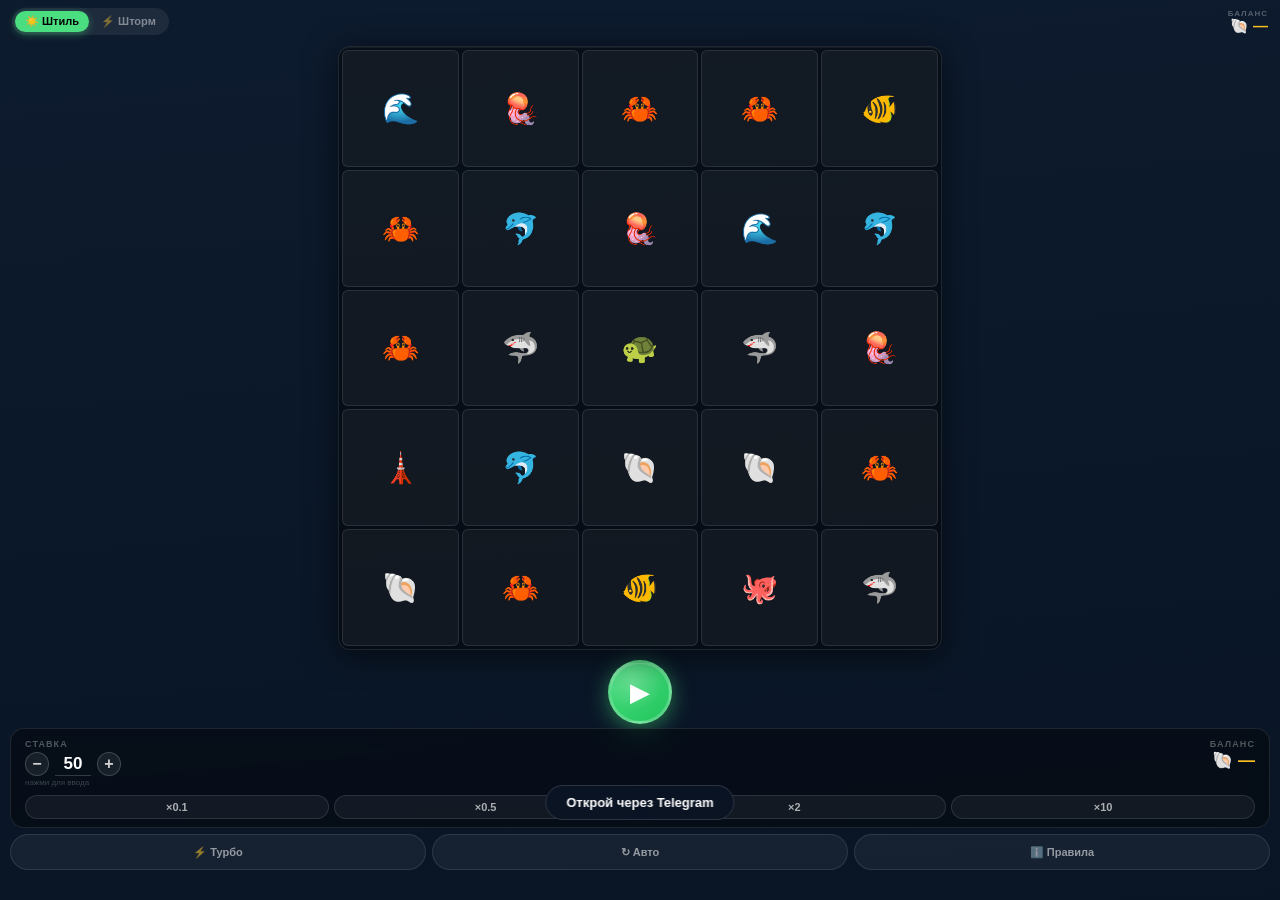
<file: src/main/resources/static/mini/slot-war/index.html>
<!DOCTYPE html>
<html lang="ru">
<head>
<meta charset="UTF-8">
<meta name="viewport" content="width=device-width, initial-scale=1, maximum-scale=1, user-scalable=no">
<title>Шторм vs Штиль</title>
<script src="https://telegram.org/js/telegram-web-app.js"></script>
<style>
*,*::before,*::after{box-sizing:border-box;margin:0;padding:0;-webkit-tap-highlight-color:transparent}
html,body{height:100%;overflow:hidden}

:root{
  --bg1:#0d1b2e;--bg2:#091525;
  --accent:#4ade80;--accent2:#22c55e;
  --gold:#fbbf24;--wild:#38bdf8;
  --win:#86efac;--scatter:#fcd34d;
  --cell-bg:rgba(255,255,255,.05);--cell-bd:rgba(255,255,255,.1);
  --panel:rgba(0,0,0,.38);--panel-bd:rgba(255,255,255,.1);
  --gap:3px;
}
body.storm{
  --bg1:#160820;--bg2:#0c0418;
  --accent:#a855f7;--accent2:#7c3aed;
  --wild:#e879f9;--win:#d8b4fe;
}

body{
  background:linear-gradient(175deg,var(--bg1) 0%,var(--bg2) 100%);
  color:#f1f5f9;
  font-family:-apple-system,BlinkMacSystemFont,'Segoe UI',Roboto,sans-serif;
  display:flex;flex-direction:column;
  height:100dvh;overflow:hidden;
}

/* ── TOP BAR ── */
.top-bar{
  flex-shrink:0;height:42px;
  display:flex;align-items:center;justify-content:space-between;
  padding:0 12px;gap:8px;
}
.mode-toggle{display:flex;background:rgba(255,255,255,.07);border-radius:18px;padding:3px;gap:2px}
.mode-toggle button{
  border:none;background:transparent;
  color:rgba(255,255,255,.45);font-size:11px;font-weight:700;
  padding:4px 10px;border-radius:14px;cursor:pointer;transition:all .2s;
}
.mode-toggle button.active{background:var(--accent);color:#000;box-shadow:0 2px 8px rgba(74,222,128,.4)}
body.storm .mode-toggle button.active{box-shadow:0 2px 8px rgba(168,85,247,.4)}

.fs-badge{
  display:none;
  background:linear-gradient(135deg,#f59e0b,#d97706);
  color:#000;font-size:10px;font-weight:800;
  padding:3px 10px;border-radius:18px;letter-spacing:.4px;
  animation:badge-pulse 1.4s ease-in-out infinite;
}
.fs-badge.on{display:block}
@keyframes badge-pulse{0%,100%{transform:scale(1)}50%{transform:scale(1.07);box-shadow:0 0 10px rgba(251,191,36,.6)}}

.balance-chip{display:flex;flex-direction:column;align-items:flex-end;gap:0}
.bc-lbl{font-size:8px;font-weight:700;letter-spacing:1px;color:rgba(255,255,255,.3);text-transform:uppercase}
.bc-val{font-size:15px;font-weight:800;color:var(--gold);line-height:1}

/* ── GRID SECTION ── */
.grid-section{
  flex:1;min-height:0;
  display:flex;align-items:center;justify-content:center;
  padding:4px 8px;
  container-type:size;
}
.grid-frame{
  width:min(100%,100cqh);
  aspect-ratio:1;
  position:relative;
  border-radius:12px;overflow:hidden;
  border:1.5px solid rgba(255,255,255,.1);
  box-shadow:0 6px 32px rgba(0,0,0,.55),inset 0 1px 0 rgba(255,255,255,.06);
  background:rgba(0,0,0,.45);
}
.grid{
  display:grid;
  grid-template-columns:repeat(5,1fr);
  grid-template-rows:repeat(5,1fr);
  gap:var(--gap);padding:var(--gap);
  width:100%;height:100%;
}
.cell{
  background:var(--cell-bg);border:1px solid var(--cell-bd);
  border-radius:6px;
  display:flex;align-items:center;justify-content:center;
  font-size:clamp(18px,4.5cqw,30px);
  position:relative;overflow:visible;user-select:none;
  transition:background .12s,border-color .12s;
}

/* Cell states */
.cell.spinning{animation:spin-cell .09s linear infinite}
@keyframes spin-cell{
  0%{opacity:.2;transform:scaleY(.75)}
  50%{opacity:.85;transform:scaleY(1)}
  100%{opacity:.2;transform:scaleY(.75)}
}
.cell.bounce{animation:cell-bounce .28s cubic-bezier(.36,.07,.19,.97)}
@keyframes cell-bounce{
  0%{transform:translateY(0)scale(1)}
  30%{transform:translateY(-7px)scale(1.1)}
  60%{transform:translateY(2px)scale(.96)}
  85%{transform:translateY(-2px)scale(1.02)}
  100%{transform:translateY(0)scale(1)}
}
.cell.win-hl{
  background:rgba(134,239,172,.18)!important;
  border-color:var(--win)!important;
  animation:win-glow .7s ease-in-out infinite alternate;
}
@keyframes win-glow{
  from{box-shadow:0 0 4px var(--win)}
  to{box-shadow:0 0 16px var(--win),0 0 28px rgba(134,239,172,.25)}
}
.cell.expanded{
  background:rgba(56,189,248,.2)!important;
  border-color:var(--wild)!important;
  animation:wild-glow .9s ease-in-out infinite alternate;
}
body.storm .cell.expanded{background:rgba(232,121,249,.2)!important}
@keyframes wild-glow{
  from{box-shadow:0 0 6px var(--wild)}
  to{box-shadow:0 0 22px var(--wild),0 0 36px rgba(56,189,248,.2)}
}
.cell.sticky{border-color:rgba(56,189,248,.4)!important;background:rgba(56,189,248,.07)!important}
.cell.flash-expand{
  background:rgba(56,189,248,.28)!important;border-color:var(--wild)!important;
  animation:exp-flash .1s ease-in-out infinite alternate;
}
body.storm .cell.flash-expand{background:rgba(232,121,249,.28)!important}
@keyframes exp-flash{
  from{box-shadow:0 0 8px var(--wild)}
  to{box-shadow:0 0 26px var(--wild),inset 0 0 8px rgba(255,255,255,.14)}
}
.cell.scatter-anim{
  background:rgba(252,211,77,.18)!important;border-color:var(--scatter)!important;
  animation:scatter-pop .45s ease-in-out 3;
}
@keyframes scatter-pop{0%,100%{transform:scale(1)}50%{transform:scale(1.12);box-shadow:0 0 12px var(--scatter)}}

.mult-badge{
  position:absolute;top:50%;left:50%;
  transform:translate(-50%,-50%) scale(0);
  background:var(--wild);color:#000;
  font-weight:900;font-size:10px;border-radius:6px;padding:2px 5px;
  pointer-events:none;z-index:20;white-space:nowrap;
  animation:badge-pop .4s cubic-bezier(.34,1.56,.64,1) forwards;
}
@keyframes badge-pop{
  0%{transform:translate(-50%,-50%) scale(0);opacity:0}
  70%{transform:translate(-50%,-50%) scale(1.2);opacity:1}
  100%{transform:translate(-50%,-50%) scale(1);opacity:1}
}

#wl-svg{position:absolute;inset:0;pointer-events:none;z-index:15;width:100%;height:100%}

/* Win overlay ON the grid */
#win-overlay{
  display:none;position:absolute;inset:0;
  background:rgba(0,0,0,.68);
  align-items:center;justify-content:center;flex-direction:column;gap:4px;
  z-index:25;backdrop-filter:blur(3px);border-radius:11px;
}
#win-overlay.on{display:flex}
.wo-lbl{font-size:11px;font-weight:700;letter-spacing:2px;color:rgba(255,255,255,.5);text-transform:uppercase}
.wo-amt{
  font-size:clamp(28px,8cqw,48px);font-weight:900;color:var(--gold);
  text-shadow:0 0 28px rgba(251,191,36,.7);line-height:1.1;
  animation:amt-pop .45s cubic-bezier(.34,1.56,.64,1);
}
@keyframes amt-pop{from{transform:scale(.2);opacity:0}to{transform:scale(1);opacity:1}}
.wo-mult{font-size:14px;font-weight:700;color:var(--wild)}

/* ── WIN ROW (below grid) ── */
.win-row{
  flex-shrink:0;height:0;overflow:hidden;
  display:flex;align-items:center;justify-content:center;gap:8px;
  transition:height .25s ease;
}
.win-row.on{height:38px}
.wr-lbl{font-size:10px;font-weight:700;letter-spacing:1.5px;color:var(--gold);text-transform:uppercase}
.wr-amt{font-size:20px;font-weight:800;color:var(--gold)}
.wr-mult{font-size:12px;font-weight:700;color:var(--wild)}

/* ── SPIN ROW ── */
.spin-row{
  flex-shrink:0;
  display:flex;align-items:center;justify-content:center;
  padding:6px 0 4px;
}
.spin-btn{
  width:64px;height:64px;border-radius:50%;
  border:3px solid rgba(255,255,255,.22);
  background:radial-gradient(circle at 38% 32%,rgba(255,255,255,.22),transparent 55%),
             linear-gradient(145deg,var(--accent),var(--accent2));
  color:#fff;font-size:26px;cursor:pointer;
  display:flex;align-items:center;justify-content:center;
  box-shadow:0 4px 20px rgba(74,222,128,.5),0 2px 6px rgba(0,0,0,.3),inset 0 1px 0 rgba(255,255,255,.2);
  transition:transform .12s,box-shadow .12s;
  flex-shrink:0;
}
body.storm .spin-btn{box-shadow:0 4px 20px rgba(168,85,247,.5),0 2px 6px rgba(0,0,0,.3),inset 0 1px 0 rgba(255,255,255,.2)}
.spin-btn:active:not(:disabled){transform:scale(.9)}
.spin-btn:disabled{opacity:.42;cursor:not-allowed}
.spin-btn.is-spinning{animation:spin-ring .9s linear infinite}
@keyframes spin-ring{
  0%{border-color:rgba(255,255,255,.1)}
  50%{border-color:rgba(255,255,255,.7);box-shadow:0 0 22px var(--accent),0 4px 20px rgba(74,222,128,.3)}
  100%{border-color:rgba(255,255,255,.1)}
}

/* ── BET CARD ── */
.bet-card{
  flex-shrink:0;margin:0 10px 6px;
  background:var(--panel);border:1px solid var(--panel-bd);
  border-radius:14px;padding:10px 14px 8px;
  backdrop-filter:blur(8px);
}
.bet-card-top{display:flex;gap:8px;align-items:flex-start}
.bet-col{flex:1}
.bet-col-r{flex:1;text-align:right}
.bct-lbl{font-size:9px;font-weight:700;letter-spacing:1.1px;color:rgba(255,255,255,.3);text-transform:uppercase;margin-bottom:3px}
.bct-val{font-size:17px;font-weight:800;color:#fff;line-height:1}
.bct-val.gold{color:var(--gold)}
.bet-adj-row{display:flex;align-items:center;gap:6px;margin-top:2px}
.bet-adj{
  width:24px;height:24px;border-radius:50%;
  border:1.5px solid rgba(255,255,255,.18);background:rgba(255,255,255,.07);
  color:rgba(255,255,255,.8);font-size:16px;font-weight:700;
  display:flex;align-items:center;justify-content:center;
  cursor:pointer;transition:background .12s,transform .1s;flex-shrink:0;line-height:1;
}
.bet-adj:active{background:rgba(255,255,255,.2);transform:scale(.88)}
.bet-val-display{
  font-size:17px;font-weight:800;color:#fff;
  cursor:pointer;padding:1px 4px;
  border-bottom:1px solid rgba(255,255,255,.18);
  min-width:36px;text-align:center;
}
.bet-hint{font-size:8px;color:rgba(255,255,255,.22);margin-top:2px}

.mult-row{display:flex;gap:5px;margin-top:8px}
.mult-btn{
  flex:1;padding:5px 0;
  border-radius:18px;border:1px solid rgba(255,255,255,.11);
  background:rgba(255,255,255,.05);
  color:rgba(255,255,255,.65);font-size:11px;font-weight:700;
  cursor:pointer;text-align:center;transition:all .15s;
}
.mult-btn:active{background:rgba(255,255,255,.18);color:#fff;transform:scale(.94)}

/* ── BOTTOM CONTROLS ── */
.ctrl-row{
  flex-shrink:0;
  display:flex;gap:6px;padding:0 10px 4px;
}
.ctrl-btn{
  flex:1;height:36px;border-radius:18px;
  border:1.5px solid rgba(255,255,255,.1);background:rgba(255,255,255,.05);
  color:rgba(255,255,255,.55);font-size:11px;font-weight:600;
  cursor:pointer;display:flex;align-items:center;justify-content:center;gap:3px;
  transition:all .15s;
}
.ctrl-btn:active{background:rgba(255,255,255,.14);transform:scale(.95)}
.ctrl-btn.active{border-color:var(--accent);background:rgba(74,222,128,.1);color:var(--accent)}
body.storm .ctrl-btn.active{border-color:var(--accent);background:rgba(168,85,247,.1);color:var(--accent)}

/* ── WINS STRIP ── */
.wins-strip{
  flex-shrink:0;display:flex;gap:4px;
  padding:0 10px 6px;overflow-x:auto;scrollbar-width:none;
  height:26px;align-items:center;
}
.wins-strip::-webkit-scrollbar{display:none}
.wd{
  min-width:28px;height:18px;border-radius:9px;flex-shrink:0;
  background:rgba(255,255,255,.04);border:1px solid rgba(255,255,255,.07);
  display:flex;align-items:center;justify-content:center;
  font-size:9px;font-weight:700;color:rgba(255,255,255,.22);padding:0 5px;white-space:nowrap;
}
.wd.big{border-color:var(--win);color:var(--win);background:rgba(134,239,172,.09)}
.wd.mega{border-color:var(--gold);color:var(--gold);background:rgba(251,191,36,.09)}

/* ── OVERLAYS ── */
#bonus-overlay{
  display:none;position:fixed;inset:0;
  background:rgba(0,0,0,.88);
  flex-direction:column;align-items:center;justify-content:center;gap:12px;
  z-index:200;backdrop-filter:blur(10px);
}
#bonus-overlay.on{display:flex}
.bo-title{font-size:30px;font-weight:900;color:var(--gold);text-shadow:0 0 30px var(--gold);text-align:center;animation:popIn .5s cubic-bezier(.34,1.56,.64,1)}
.bo-sub{font-size:14px;color:rgba(255,255,255,.6);text-align:center;animation:popIn .5s cubic-bezier(.34,1.56,.64,1) .12s both}
.bo-count{font-size:68px;font-weight:900;color:var(--accent);line-height:1;text-shadow:0 0 36px var(--accent);animation:popIn .5s cubic-bezier(.34,1.56,.64,1) .06s both}
.bo-btn{
  margin-top:4px;padding:13px 44px;border-radius:28px;
  border:2px solid var(--gold);background:rgba(251,191,36,.1);
  color:var(--gold);font-size:16px;font-weight:800;letter-spacing:.8px;
  cursor:pointer;animation:popIn .5s cubic-bezier(.34,1.56,.64,1) .22s both;
}
@keyframes popIn{from{transform:scale(.05);opacity:0}to{transform:scale(1);opacity:1}}

#bigwin-overlay{
  display:none;position:fixed;inset:0;
  background:rgba(0,0,0,.8);
  flex-direction:column;align-items:center;justify-content:center;gap:6px;
  z-index:160;backdrop-filter:blur(6px);cursor:pointer;
}
#bigwin-overlay.on{display:flex}
.bw-lbl{font-size:12px;font-weight:700;letter-spacing:3px;color:rgba(255,255,255,.45);text-transform:uppercase}
.bw-amt{font-size:50px;font-weight:900;color:var(--gold);text-shadow:0 0 40px var(--gold),0 0 80px rgba(251,191,36,.35);line-height:1;animation:amt-pop .45s cubic-bezier(.34,1.56,.64,1)}
.bw-mult{font-size:18px;font-weight:700;color:var(--wild)}

@keyframes screen-flash{0%{opacity:0}30%{opacity:.55}100%{opacity:0}}
body.flashing::after{
  content:'';position:fixed;inset:0;
  background:radial-gradient(circle,rgba(251,191,36,.6) 0%,transparent 70%);
  animation:screen-flash .7s ease-out forwards;
  pointer-events:none;z-index:999;
}

/* Bet input modal */
#bet-modal{
  display:none;position:fixed;inset:0;
  background:rgba(0,0,0,.65);
  align-items:flex-end;z-index:250;backdrop-filter:blur(4px);
}
#bet-modal.on{display:flex}
.bet-sheet{
  background:#1a2a3e;border:1px solid rgba(255,255,255,.12);
  border-radius:20px 20px 0 0;padding:16px 16px 32px;width:100%;
  animation:slide-up .22s ease-out;
}
@keyframes slide-up{from{transform:translateY(100%)}to{transform:translateY(0)}}
.bs-title{font-size:12px;font-weight:700;color:rgba(255,255,255,.4);letter-spacing:1px;text-align:center;margin-bottom:10px}
.bs-input{
  width:100%;background:rgba(0,0,0,.4);border:1.5px solid rgba(255,255,255,.18);
  border-radius:12px;padding:11px 14px;color:#fff;font-size:22px;font-weight:800;
  text-align:center;outline:none;margin-bottom:10px;
}
.bs-presets{display:grid;grid-template-columns:repeat(3,1fr);gap:7px;margin-bottom:10px}
.bs-preset{
  padding:9px 0;border-radius:10px;border:1.5px solid rgba(255,255,255,.11);
  background:rgba(255,255,255,.05);color:rgba(255,255,255,.75);
  font-size:13px;font-weight:700;cursor:pointer;text-align:center;
}
.bs-preset:active{background:rgba(255,255,255,.18);transform:scale(.95)}
.bs-confirm{
  width:100%;padding:13px;border-radius:28px;border:none;
  background:linear-gradient(135deg,var(--accent),var(--accent2));
  color:#000;font-size:15px;font-weight:800;cursor:pointer;letter-spacing:.3px;
}

#toast{
  position:fixed;bottom:80px;left:50%;transform:translateX(-50%);
  background:rgba(10,20,36,.92);border:1px solid rgba(255,255,255,.14);
  color:#fff;padding:9px 20px;border-radius:22px;
  font-size:13px;font-weight:600;opacity:0;pointer-events:none;
  transition:opacity .25s;z-index:300;white-space:nowrap;backdrop-filter:blur(5px);
}
#toast.on{opacity:1}
</style>
</head>
<body id="app">

<!-- TOP BAR -->
<div class="top-bar">
  <div class="mode-toggle">
    <button id="m-calm" class="active" onclick="setMode('CALM')">☀️ Штиль</button>
    <button id="m-storm" onclick="setMode('STORM')">⚡ Шторм</button>
  </div>
  <div class="fs-badge" id="fs-badge">🎰 <span id="fs-cnt">0</span> спинов</div>
  <div class="balance-chip">
    <div class="bc-lbl">Баланс</div>
    <div class="bc-val">🐚 <span id="bal">—</span></div>
  </div>
</div>

<!-- GRID -->
<div class="grid-section">
  <div class="grid-frame">
    <div class="grid" id="grid"></div>
    <svg id="wl-svg" xmlns="http://www.w3.org/2000/svg"></svg>
    <div id="win-overlay">
      <div class="wo-lbl">Выигрыш</div>
      <div class="wo-amt" id="wo-amt"></div>
      <div class="wo-mult" id="wo-mult"></div>
    </div>
  </div>
</div>

<!-- WIN ROW -->
<div class="win-row" id="win-row">
  <span class="wr-lbl">ВЫИГРЫШ</span>
  <span class="wr-amt" id="wr-amt"></span>
  <span class="wr-mult" id="wr-mult"></span>
</div>

<!-- SPIN -->
<div class="spin-row">
  <button class="spin-btn" id="spin-btn" onclick="spin()">▶</button>
</div>

<!-- BET CARD -->
<div class="bet-card">
  <div class="bet-card-top">
    <div class="bet-col">
      <div class="bct-lbl">Ставка</div>
      <div class="bet-adj-row">
        <button class="bet-adj" onclick="adjBet(-1)">−</button>
        <div class="bet-val-display" id="bet-disp" onclick="openBetModal()">50</div>
        <button class="bet-adj" onclick="adjBet(1)">+</button>
      </div>
      <div class="bet-hint">нажми для ввода</div>
    </div>
    <div class="bet-col-r">
      <div class="bct-lbl">Баланс</div>
      <div class="bct-val gold">🐚 <span id="bal2">—</span></div>
    </div>
  </div>
  <div class="mult-row">
    <button class="mult-btn" onclick="multBet(.1)">×0.1</button>
    <button class="mult-btn" onclick="multBet(.5)">×0.5</button>
    <button class="mult-btn" onclick="multBet(2)">×2</button>
    <button class="mult-btn" onclick="multBet(10)">×10</button>
  </div>
</div>

<!-- CONTROLS -->
<div class="ctrl-row">
  <button class="ctrl-btn" id="turbo-btn" onclick="toggleTurbo()">⚡ Турбо</button>
  <button class="ctrl-btn" id="auto-btn"  onclick="toggleAuto()">↻ Авто</button>
  <button class="ctrl-btn" onclick="showInfo()">ℹ️ Правила</button>
</div>

<!-- WINS STRIP -->
<div class="wins-strip" id="wins-strip"></div>

<!-- BONUS OVERLAY -->
<div id="bonus-overlay">
  <div class="bo-title">🎰 БОНУС!</div>
  <div class="bo-sub">Бесплатные спины активированы</div>
  <div class="bo-count" id="bo-cnt">10</div>
  <div class="bo-sub">Sticky Wild · Накопленный выигрыш</div>
  <button class="bo-btn" onclick="dismissBonus()">ИГРАТЬ!</button>
</div>

<!-- BIG WIN -->
<div id="bigwin-overlay" onclick="dismissBigWin()">
  <div class="bw-lbl">🏆 Большой выигрыш!</div>
  <div class="bw-amt" id="bw-amt"></div>
  <div class="bw-mult" id="bw-mult"></div>
</div>

<!-- BET MODAL -->
<div id="bet-modal" onclick="modalOutside(event)">
  <div class="bet-sheet">
    <div class="bs-title">ВВЕДИТЕ СТАВКУ</div>
    <input class="bs-input" id="bet-input" type="number" min="1" inputmode="numeric" placeholder="50">
    <div class="bs-presets">
      <button class="bs-preset" onclick="bsPick(10)">10</button>
      <button class="bs-preset" onclick="bsPick(25)">25</button>
      <button class="bs-preset" onclick="bsPick(50)">50</button>
      <button class="bs-preset" onclick="bsPick(100)">100</button>
      <button class="bs-preset" onclick="bsPick(250)">250</button>
      <button class="bs-preset" onclick="bsPick(500)">500</button>
    </div>
    <button class="bs-confirm" onclick="confirmBet()">Подтвердить</button>
  </div>
</div>

<div id="toast"></div>

<script>
// ── State ──
const tg       = window.Telegram?.WebApp;
const initData = tg?.initData || '';

let balance      = 0;
let bet          = 50;
let mode         = 'CALM';
let spinning     = false;
let turbo        = false;
let autoSpins    = 0;
let autoRunning  = false;
let fsFreeLeft   = 0;
let stickyColumns= [];
let fsPendingWin = 0;
let lastWins     = [];
let bonusPending = false;

const BETS = [1,5,10,25,50,100,150,200,250,350,500,750,1000];
let betIdx = BETS.indexOf(50);

const EMOJI = {
  JELLYFISH:'🪼',SHELL:'🐚',CRAB:'🦀',FISH:'🐠',
  TURTLE:'🐢',OCTOPUS:'🐙',SHARK:'🦈',DOLPHIN:'🐬',
  WILD:'🌊',SCATTER:'🗼'
};
const SPIN_POOL = Object.values(EMOJI);

// ── Helpers ──
const $ = id => document.getElementById(id);
const sleep = ms => new Promise(r => setTimeout(r, ms));
function rndEmoji(){ return SPIN_POOL[Math.floor(Math.random()*SPIN_POOL.length)]; }
function fmt(n){
  if(n>=1e6) return (n/1e6).toFixed(1)+'M';
  if(n>=1e3) return (n/1e3).toFixed(1)+'K';
  return String(n);
}

// ── Grid ──
const gridEl = $('grid');
function initGrid(){
  gridEl.innerHTML='';
  for(let row=0;row<5;row++)
    for(let col=0;col<5;col++){
      const c=document.createElement('div');
      c.className='cell';c.id=`c${col}${row}`;
      c.textContent=rndEmoji();
      gridEl.appendChild(c);
    }
}
function G(col,row){ return $(`c${col}${row}`); }
function setSymbol(col,row,sym){
  const c=G(col,row);
  if(c) c.textContent=EMOJI[sym]||sym;
}

// ── Win lines SVG ──
const wlSvg = $('wl-svg');
function drawWinLines(lines){
  wlSvg.innerHTML='';
  const gr=gridEl.getBoundingClientRect();
  const colors=['#86efac','#38bdf8','#fbbf24','#f472b6','#a78bfa'];
  lines.forEach((line,li)=>{
    const pts=[];
    for(let col=0;col<(line.count||5);col++){
      const cell=G(col,line.rows[col]);
      if(!cell) continue;
      const cr=cell.getBoundingClientRect();
      pts.push({x:cr.left-gr.left+cr.width/2, y:cr.top-gr.top+cr.height/2});
    }
    if(pts.length<2) return;
    const color=colors[li%colors.length];
    const d=pts.map((p,i)=>`${i?'L':'M'}${p.x.toFixed(1)},${p.y.toFixed(1)}`).join(' ');
    // glow
    const gl=document.createElementNS('http://www.w3.org/2000/svg','path');
    gl.setAttribute('d',d);gl.setAttribute('stroke',color);
    gl.setAttribute('stroke-width','8');gl.setAttribute('fill','none');
    gl.setAttribute('stroke-linecap','round');gl.setAttribute('stroke-linejoin','round');
    gl.setAttribute('opacity','0.18');wlSvg.appendChild(gl);
    // line
    const ln=document.createElementNS('http://www.w3.org/2000/svg','path');
    ln.setAttribute('d',d);ln.setAttribute('stroke',color);
    ln.setAttribute('stroke-width','2.5');ln.setAttribute('fill','none');
    ln.setAttribute('stroke-linecap','round');ln.setAttribute('stroke-linejoin','round');
    ln.style.opacity='0';
    ln.style.transition=`opacity .35s ease-out ${li*85}ms`;
    wlSvg.appendChild(ln);
    requestAnimationFrame(()=>{ ln.style.opacity='0.9'; });
    // dots
    pts.forEach(pt=>{
      const dot=document.createElementNS('http://www.w3.org/2000/svg','circle');
      dot.setAttribute('cx',pt.x);dot.setAttribute('cy',pt.y);dot.setAttribute('r','4');
      dot.setAttribute('fill',color);dot.style.opacity='0';
      dot.style.transition=`opacity .25s ease-out ${li*85+120}ms`;
      wlSvg.appendChild(dot);
      requestAnimationFrame(()=>{ dot.style.opacity='0.85'; });
    });
  });
}

// ── Mode ──
function setMode(m){
  if(spinning||fsFreeLeft>0) return;
  mode=m;
  document.body.className=m==='STORM'?'storm':'';
  $('m-calm').classList.toggle('active',m==='CALM');
  $('m-storm').classList.toggle('active',m==='STORM');
  tg?.HapticFeedback?.selectionChanged();
}

// ── Bet ──
function adjBet(dir){
  if(spinning) return;
  betIdx=Math.max(0,Math.min(BETS.length-1,betIdx+dir));
  bet=BETS[betIdx];
  $('bet-disp').textContent=bet;
  tg?.HapticFeedback?.selectionChanged();
}
function multBet(f){
  if(spinning) return;
  const target=Math.max(1,Math.round(bet*f));
  betIdx=BETS.reduce((bi,v,i)=>Math.abs(v-target)<Math.abs(BETS[bi]-target)?i:bi,0);
  bet=BETS[betIdx];
  $('bet-disp').textContent=bet;
  tg?.HapticFeedback?.selectionChanged();
}
function openBetModal(){
  if(spinning) return;
  $('bet-input').value=bet;
  $('bet-modal').classList.add('on');
  setTimeout(()=>$('bet-input').focus(),280);
}
function modalOutside(e){ if(e.target===$('bet-modal')) closeBetModal(); }
function closeBetModal(){ $('bet-modal').classList.remove('on'); }
function bsPick(v){ $('bet-input').value=v; }
function confirmBet(){
  const v=parseInt($('bet-input').value);
  if(!v||v<1){ showToast('Введи ставку от 1'); return; }
  bet=v;
  const idx=BETS.indexOf(v);
  if(idx>=0) betIdx=idx;
  $('bet-disp').textContent=bet;
  closeBetModal();
  tg?.HapticFeedback?.selectionChanged();
}

// ── Balance ──
function updateBalance(val){
  const prev=balance; balance=val;
  animCount($('bal'),prev,val);
  animCount($('bal2'),prev,val);
}
function animCount(el,from,to){
  if(from===to){ el.textContent=fmt(to); return; }
  const steps=16;const delta=(to-from)/steps;let i=0;
  const t=setInterval(()=>{
    i++;el.textContent=fmt(Math.round(from+delta*i));
    if(i>=steps){ clearInterval(t);el.textContent=fmt(to); }
  },20);
}

// ── FS UI ──
function updateFsUI(left,pending){
  fsFreeLeft=left;fsPendingWin=pending;
  if(left>0){ $('fs-cnt').textContent=left;$('fs-badge').classList.add('on'); }
  else $('fs-badge').classList.remove('on');
  $('m-calm').disabled=left>0;
  $('m-storm').disabled=left>0;
}

// ── Sticky ──
function applySticky(json){
  document.querySelectorAll('.cell.sticky').forEach(c=>c.classList.remove('sticky'));
  stickyColumns=parseSticky(json);
  stickyColumns.forEach(([col])=>{
    for(let row=0;row<5;row++) G(col,row)?.classList.add('sticky');
  });
}
function parseSticky(json){
  if(!json||json==='[]') return [];
  try{ return JSON.parse(json); }catch{ return []; }
}

// ── Spin animation ──
let spinIvs=[];
function startSpinAnim(){
  wlSvg.innerHTML='';
  clearWinRow();
  spinIvs.forEach(clearInterval);spinIvs=[];
  for(let col=0;col<5;col++){
    for(let row=0;row<5;row++){
      const c=G(col,row);if(!c) continue;
      c.classList.remove('win-hl','expanded','scatter-anim','bounce','flash-expand');
      c.querySelectorAll('.mult-badge').forEach(b=>b.remove());
      if(!stickyColumns.some(([sc])=>sc===col)) c.classList.add('spinning');
    }
    const iv=setInterval(()=>{
      for(let row=0;row<5;row++){
        const c=G(col,row);
        if(c?.classList.contains('spinning')) c.textContent=rndEmoji();
      }
    },68+col*11);
    spinIvs.push(iv);
  }
}
function stopCol(col,grid,delay){
  return new Promise(resolve=>setTimeout(()=>{
    clearInterval(spinIvs[col]);
    for(let row=0;row<5;row++){
      const c=G(col,row);if(!c) continue;
      c.classList.remove('spinning');
      c.textContent=EMOJI[grid[col][row]]||'?';
      c.classList.add('bounce');
      setTimeout(()=>c.classList.remove('bounce'),300);
    }
    tg?.HapticFeedback?.impactOccurred('light');
    resolve();
  },delay));
}
function stopAllReels(){
  spinIvs.forEach(clearInterval);spinIvs=[];
  for(let col=0;col<5;col++)
    for(let row=0;row<5;row++){
      const c=G(col,row);
      if(c){ c.classList.remove('spinning');c.textContent=rndEmoji(); }
    }
}

// ── Expand animation ──
async function animateExpand(wilds){
  for(const ew of wilds){
    const {col,mult}=ew;
    for(let row=0;row<5;row++) G(col,row)?.classList.add('flash-expand');
    tg?.HapticFeedback?.impactOccurred('medium');
    await sleep(turbo?70:180);
    for(let row=0;row<5;row++){
      const c=G(col,row);if(!c) continue;
      c.classList.remove('flash-expand','win-hl');
      c.textContent=EMOJI.WILD;
      c.classList.add('expanded');
      tg?.HapticFeedback?.impactOccurred('light');
      await sleep(turbo?35:78);
    }
    const mid=G(col,2);
    if(mid){
      const badge=document.createElement('div');
      badge.className='mult-badge';badge.textContent='×'+mult;
      mid.appendChild(badge);
      tg?.HapticFeedback?.impactOccurred('heavy');
      await sleep(turbo?120:380);
    }
  }
}

// ── Win display ──
function showWinOverlay(finalWin,totalMult){
  $('wo-amt').textContent='🐚 '+fmt(finalWin);
  $('wo-mult').textContent=totalMult>1?'×'+totalMult+' множитель':'';
  $('win-overlay').classList.add('on');
  setTimeout(()=>$('win-overlay').classList.remove('on'),2400);
}
function showWinRow(finalWin,totalMult,lineCount){
  $('wr-amt').textContent='🐚 '+fmt(finalWin);
  $('wr-mult').textContent=totalMult>1?'×'+totalMult:'';
  $('win-row').classList.add('on');
}
function clearWinRow(){ $('win-row').classList.remove('on'); }

// ── Big win ──
function showBigWin(finalWin,totalMult){
  $('bw-amt').textContent='🐚 '+fmt(finalWin);
  $('bw-mult').textContent=totalMult>1?'×'+totalMult:'';
  $('bigwin-overlay').classList.add('on');
  document.body.classList.add('flashing');
  tg?.HapticFeedback?.notificationOccurred('success');
  setTimeout(()=>document.body.classList.remove('flashing'),800);
  setTimeout(()=>dismissBigWin(),3500);
}
function dismissBigWin(){ $('bigwin-overlay').classList.remove('on'); }

// ── Bonus ──
function showBonus(count){
  $('bo-cnt').textContent=count;
  $('bonus-overlay').classList.add('on');
  tg?.HapticFeedback?.notificationOccurred('success');
}
function dismissBonus(){
  $('bonus-overlay').classList.remove('on');
  bonusPending=false;spinning=false;
  $('spin-btn').disabled=false;
  $('spin-btn').classList.remove('is-spinning');
  $('spin-btn').textContent='▶';
}

// ── Turbo ──
function toggleTurbo(){
  turbo=!turbo;
  $('turbo-btn').classList.toggle('active',turbo);
  tg?.HapticFeedback?.selectionChanged();
}

// ── Auto spin ──
function toggleAuto(){
  if(autoRunning){ autoSpins=0;autoRunning=false;$('auto-btn').classList.remove('active');$('auto-btn').textContent='↻ Авто';return; }
  autoSpins=10;autoRunning=true;
  $('auto-btn').classList.add('active');
  runAuto();
}
async function runAuto(){
  while(autoSpins>0&&autoRunning&&!bonusPending){
    $('auto-btn').textContent=`↻ ${autoSpins}`;
    await spin();
    autoSpins--;
    if(autoSpins<=0||!autoRunning||bonusPending) break;
    await sleep(turbo?80:200);
  }
  autoRunning=false;autoSpins=0;
  $('auto-btn').classList.remove('active');$('auto-btn').textContent='↻ Авто';
}

// ── Info ──
function showInfo(){ showToast('5×5 · Expanding Wild · Sticky FS · 10 бесплатных спинов'); }

// ── Wins strip ──
function addToStrip(w){
  lastWins.unshift(w);if(lastWins.length>15) lastWins.pop();
  const strip=$('wins-strip');strip.innerHTML='';
  lastWins.forEach(v=>{
    const d=document.createElement('div');
    d.className='wd'+(v>=bet*80?' mega':v>=bet*8?' big':'');
    d.textContent=v>0?'+'+fmt(v):'−';
    strip.appendChild(d);
  });
}

// ── Toast ──
let toastT;
function showToast(msg){
  const t=$('toast');t.textContent=msg;t.classList.add('on');
  clearTimeout(toastT);toastT=setTimeout(()=>t.classList.remove('on'),3000);
}

// ── API ──
async function apiSpin(){
  const r=await fetch('/api/mini/slot-war/spin',{
    method:'POST',
    headers:{'Content-Type':'application/json','X-Telegram-Init-Data':initData},
    body:JSON.stringify({bet,mode})
  });
  if(!r.ok) throw new Error('HTTP '+r.status);
  return r.json();
}
async function apiState(){
  const r=await fetch('/api/mini/slot-war/state',{headers:{'X-Telegram-Init-Data':initData}});
  if(!r.ok) throw new Error('HTTP '+r.status);
  return r.json();
}

// ── Spin flow ──
async function spin(){
  if(spinning||bonusPending) return;
  if(!initData){ showToast('Открой через Telegram'); return; }
  spinning=true;
  const btn=$('spin-btn');
  btn.disabled=true;btn.classList.add('is-spinning');btn.textContent='■';

  document.querySelectorAll('.mult-badge').forEach(b=>b.remove());
  document.querySelectorAll('.cell').forEach(c=>{
    c.classList.remove('win-hl','scatter-anim');
    const col=parseInt(c.id[1]);
    if(!stickyColumns.some(([sc])=>sc===col)) c.classList.remove('expanded');
  });

  startSpinAnim();

  let data;
  try{ data=await apiSpin(); }
  catch(e){
    showToast('Ошибка сети. Попробуй снова.');
    stopAllReels();spinning=false;
    btn.disabled=false;btn.classList.remove('is-spinning');btn.textContent='▶';
    return;
  }

  btn.classList.remove('is-spinning');btn.textContent='▶';

  if(data.error){
    stopAllReels();spinning=false;btn.disabled=false;
    const msgs={INSUFFICIENT_BALANCE:'Недостаточно ракушек 🐚',INVALID_BET:'Мин. ставка 1',ONBOARDING_REQUIRED:'Сначала зарегистрируйся в боте'};
    showToast(msgs[data.error]||data.error);
    return;
  }

  const grid=data.grid;
  const stagger=turbo?55:195;
  const stops=[];
  for(let col=0;col<5;col++) stops.push(stopCol(col,grid,stagger+col*stagger));
  await Promise.all(stops);

  // Scatters
  if(data.scatterCount>0){
    for(let col=0;col<5;col++)
      for(let row=0;row<5;row++)
        if(grid[col][row]==='SCATTER') G(col,row)?.classList.add('scatter-anim');
    await sleep(turbo?120:320);
  }

  // Expand wilds
  if(data.expandedWilds?.length>0) await animateExpand(data.expandedWilds);

  // Win lines
  if(data.winLines?.length>0){
    data.winLines.forEach(l=>{
      for(let col=0;col<(l.count||5);col++) G(col,l.rows[col])?.classList.add('win-hl');
    });
    await sleep(turbo?40:90);
    drawWinLines(data.winLines);
    await sleep(turbo?120:380);
  }

  // Update state
  updateBalance(data.newBalance);
  updateFsUI(data.freeSpinsRemaining,data.fsPendingWin);
  applySticky(data.stickyColumnsJson);

  // Win result
  if(data.finalWin>0){
    const isBig=data.finalWin>=bet*40;
    showWinRow(data.finalWin,data.totalMult,data.winLines?.length||0);
    if(!isBig) showWinOverlay(data.finalWin,data.totalMult);
    addToStrip(data.finalWin);
    if(isBig){ await sleep(180);showBigWin(data.finalWin,data.totalMult); }
  } else {
    addToStrip(0);
  }

  // Bonus
  if(data.bonusTriggered){
    bonusPending=true;
    await sleep(550);
    showBonus(data.freeSpinsRemaining||10);
    return;
  }

  // FS end
  if(data.wasFreeSpins&&!data.freeSpinsRemaining&&fsPendingWin>0)
    setTimeout(()=>showToast(`🎰 Фри-спины: итого 🐚 ${fmt(data.fsPendingWin)}`),500);

  await sleep(turbo?80:280);
  spinning=false;btn.disabled=false;
}

// ── Init ──
async function init(){
  tg?.expand();
  tg?.setHeaderColor?.('#0d1b2e');
  tg?.setBackgroundColor?.('#0d1b2e');
  tg?.ready?.();
  initGrid();
  if(!initData){ showToast('Открой через Telegram'); return; }
  try{
    const st=await apiState();
    if(st.onboardingRequired){ showToast(st.message||'Сначала зарегистрируйся'); return; }
    balance=0;updateBalance(st.balance);
    if(st.mode) setMode(st.mode);
    if(st.lastBet){ const i=BETS.indexOf(st.lastBet);if(i>=0){betIdx=i;bet=st.lastBet;$('bet-disp').textContent=bet;} }
    updateFsUI(st.freeSpinsRemaining||0,st.fsPendingWin||0);
    applySticky(st.stickyColumnsJson);
  }catch(e){
    console.error('Init:',e);
    showToast('Ошибка загрузки. Перезапусти.');
  }
}

init();
</script>
</body>
</html>
</file>
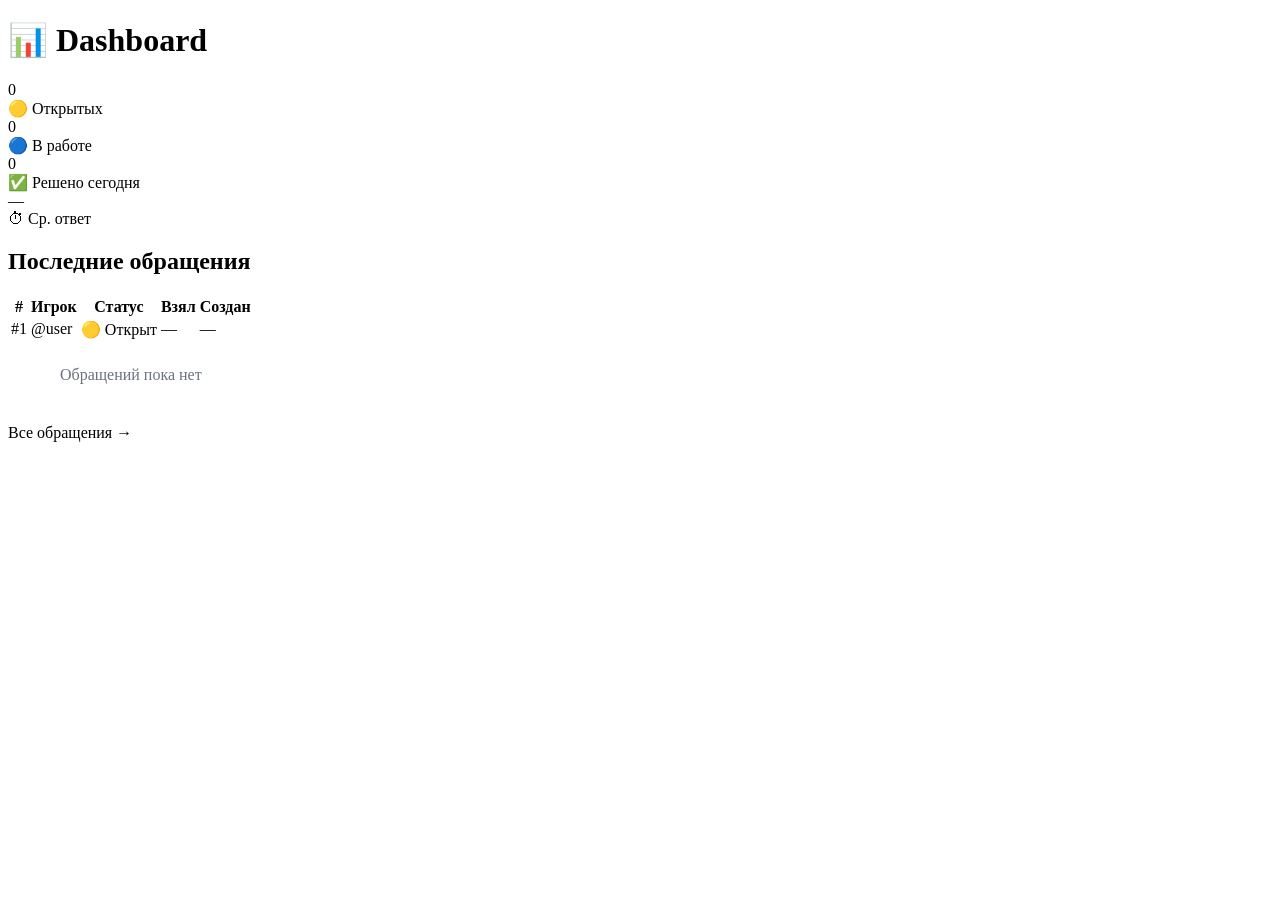
<file: src/main/resources/templates/admin/dashboard.html>
<!DOCTYPE html>
<html xmlns:th="http://www.thymeleaf.org" lang="ru">
<head th:replace="~{admin/layout :: head('Dashboard')}"><title>Dashboard</title></head>
<body>
<th:block th:replace="~{admin/layout :: sidebar('dashboard')}"/>
<div class="main">
    <h1>📊 Dashboard</h1>

    <div class="stats">
        <div class="stat">
            <div class="val" th:text="${openCount}">0</div>
            <div class="lbl">🟡 Открытых</div>
        </div>
        <div class="stat">
            <div class="val" th:text="${inProgressCount}">0</div>
            <div class="lbl">🔵 В работе</div>
        </div>
        <div class="stat">
            <div class="val" th:text="${resolvedToday}">0</div>
            <div class="lbl">✅ Решено сегодня</div>
        </div>
        <div class="stat">
            <div class="val" th:text="${avgResponse}">—</div>
            <div class="lbl">⏱ Ср. ответ</div>
        </div>
    </div>

    <div class="card">
        <h2>Последние обращения</h2>
        <div class="table-wrap">
            <table>
                <thead>
                    <tr>
                        <th>#</th>
                        <th>Игрок</th>
                        <th>Статус</th>
                        <th>Взял</th>
                        <th>Создан</th>
                    </tr>
                </thead>
                <tbody>
                    <tr th:each="t : ${recentTickets}">
                        <td><a th:href="@{/admin/tickets/{id}(id=${t.id})}" th:text="'#' + ${t.id}">#1</a></td>
                        <td>
                            <a th:href="@{/admin/players/{tgId}/tickets(tgId=${t.player.telegramId})}"
                               th:text="${t.player.username != null ? '@' + t.player.username : 'ID: ' + t.player.telegramId}">@user</a>
                        </td>
                        <td>
                            <span class="badge"
                                  th:classappend="${t.status.name() == 'OPEN' ? 'badge-open' :
                                                   t.status.name() == 'IN_PROGRESS' ? 'badge-progress' :
                                                   t.status.name() == 'RESOLVED' ? 'badge-resolved' : 'badge-closed'}"
                                  th:text="${t.status.emoji() + ' ' + t.status.displayName()}">🟡 Открыт</span>
                        </td>
                        <td th:text="${t.claimedBy != null ? (t.claimedBy.username != null ? '@' + t.claimedBy.username : t.claimedBy.firstName) : '—'}">—</td>
                        <td th:text="${#temporals.format(t.createdAt, 'd MMM, HH:mm')}">—</td>
                    </tr>
                    <tr th:if="${#lists.isEmpty(recentTickets)}">
                        <td colspan="5" style="text-align:center;color:#6b7280;padding:24px">Обращений пока нет</td>
                    </tr>
                </tbody>
            </table>
        </div>
        <div style="margin-top:14px">
            <a th:href="@{/admin/tickets}">Все обращения →</a>
        </div>
    </div>
</div>
</body>
</html>
</file>
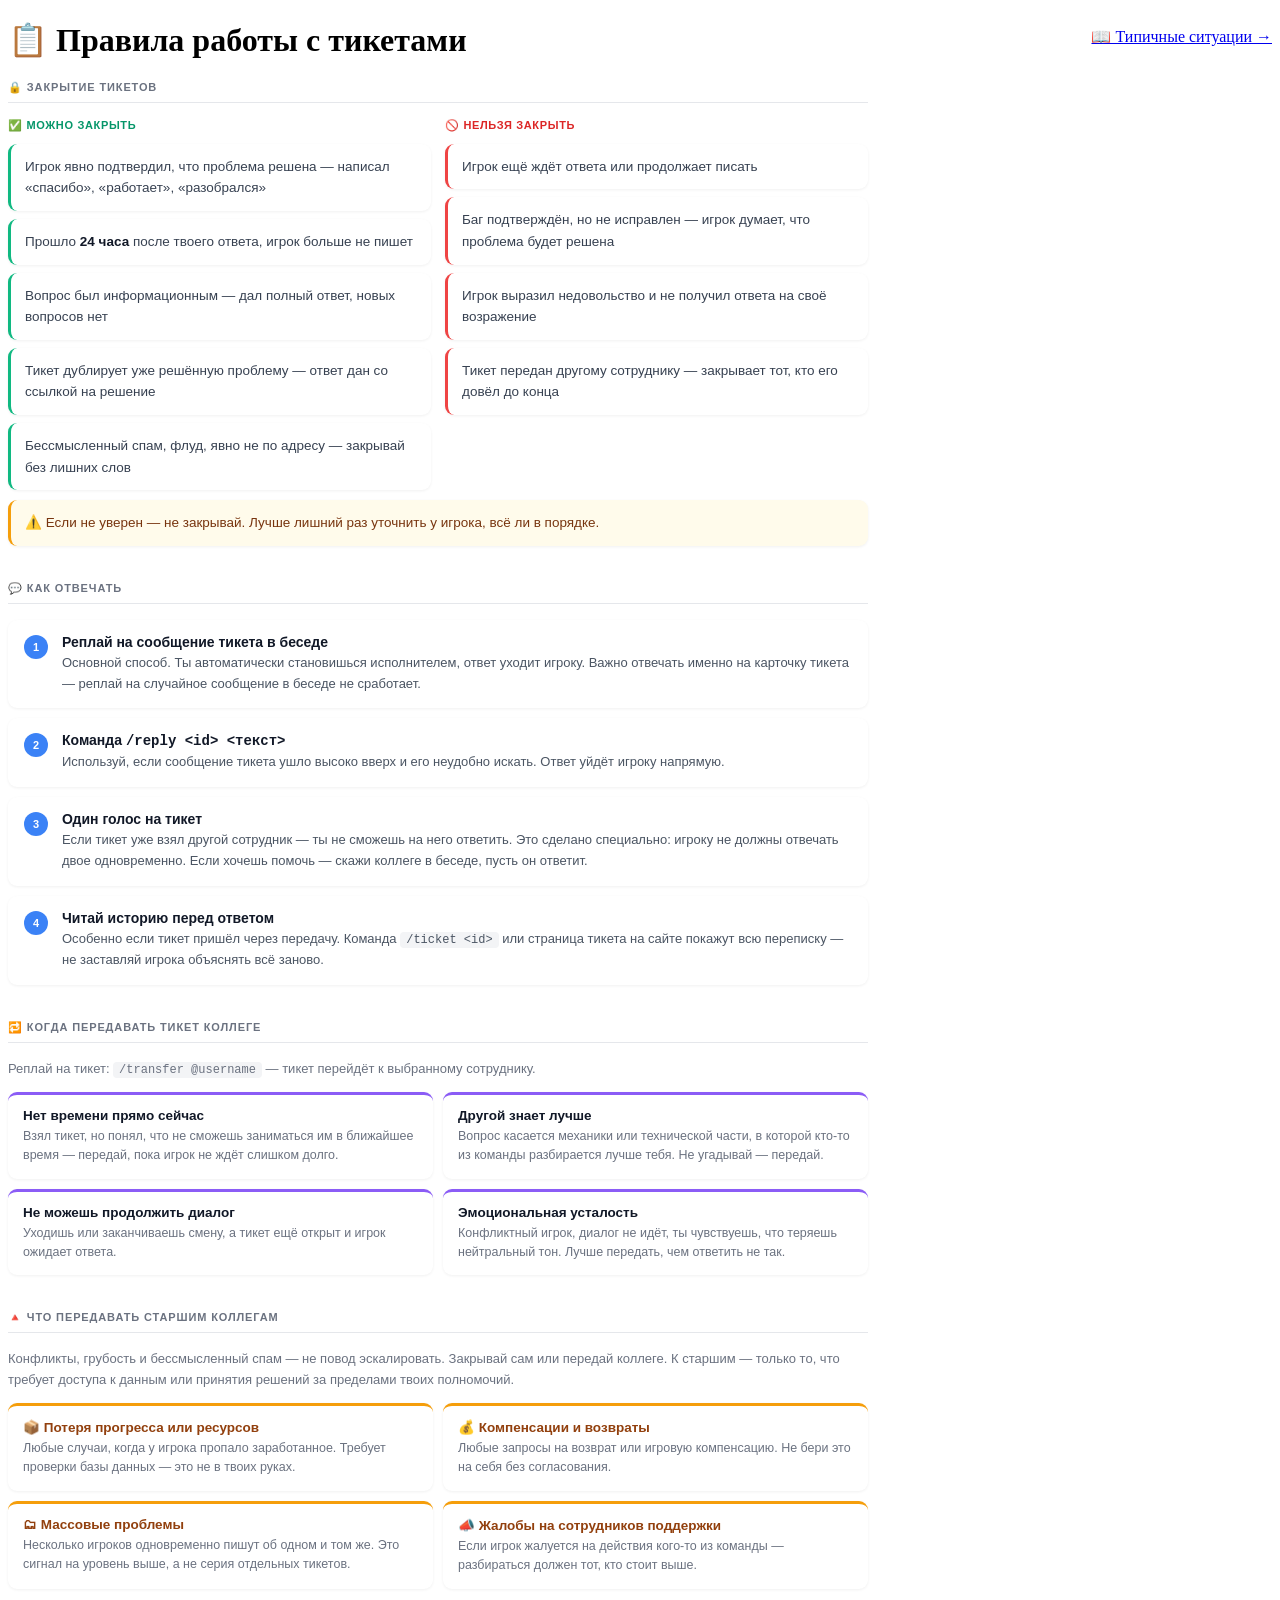
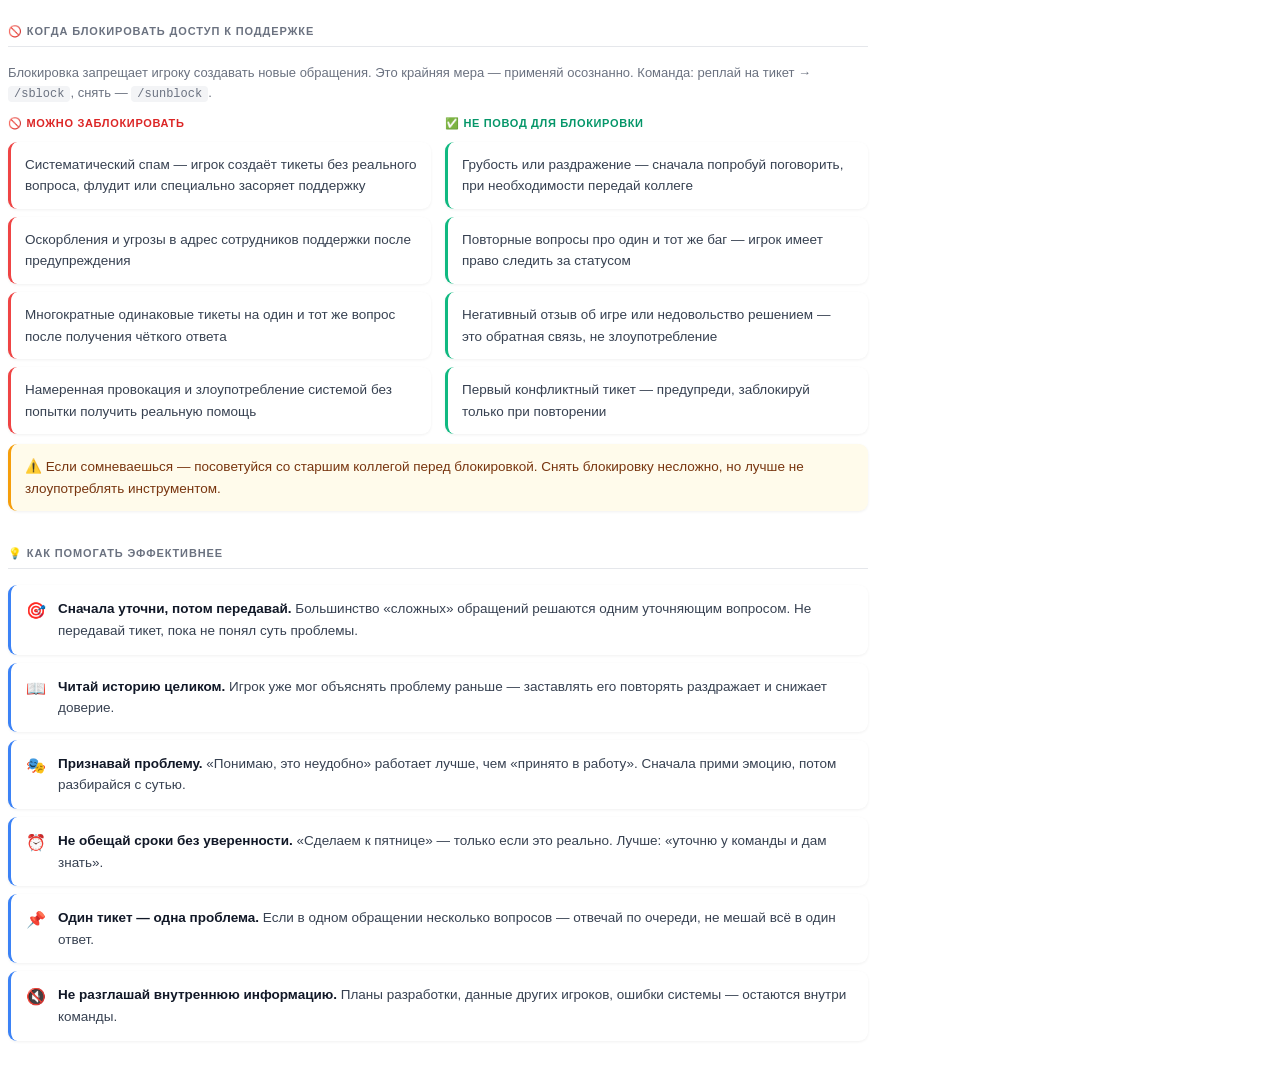
<file: src/main/resources/templates/admin/guide-conduct.html>
<!DOCTYPE html>
<html xmlns:th="http://www.thymeleaf.org" lang="ru">
<head th:replace="~{admin/layout :: head('Правила работы')}"><title>Правила работы</title></head>
<body>
<th:block th:replace="~{admin/layout :: sidebar('guide')}"/>
<div class="main">

    <a href="/admin/guide/scenarios" class="back-link" style="float:right;margin-top:6px;">
        📖 Типичные ситуации →
    </a>
    <h1>📋 Правила работы с тикетами</h1>

    <style>
        .guide-wrap { font-family: 'Inter', -apple-system, BlinkMacSystemFont, sans-serif; max-width: 860px; }

        /* ── Section ── */
        .gsec { margin-bottom: 36px; }
        .gsec-title {
            font-size: 11px; font-weight: 700; color: #6b7280;
            text-transform: uppercase; letter-spacing: .08em;
            margin-bottom: 16px; padding-bottom: 8px;
            border-bottom: 1px solid #e5e7eb;
        }

        /* ── Two-column can/cannot ── */
        .split { display: grid; grid-template-columns: 1fr 1fr; gap: 14px; }
        .split-col { display: flex; flex-direction: column; gap: 8px; }
        .col-label {
            font-size: 11px; font-weight: 700; letter-spacing: .06em;
            text-transform: uppercase; margin-bottom: 4px;
            display: flex; align-items: center; gap: 5px;
        }
        .col-label.green { color: #059669; }
        .col-label.red   { color: #dc2626; }

        .item {
            background: #fff; border-radius: 9px;
            padding: 12px 14px; font-size: 13.5px; line-height: 1.6;
            box-shadow: 0 1px 3px rgba(0,0,0,.06);
            color: #374151;
        }
        .item.can  { border-left: 3px solid #10b981; }
        .item.cant { border-left: 3px solid #ef4444; }
        .item.note { border-left: 3px solid #f59e0b; background: #fffbeb; color: #78350f; }
        .item.info { border-left: 3px solid #3b82f6; }
        .item b { color: #111827; }

        /* ── Steps ── */
        .steps { display: flex; flex-direction: column; gap: 10px; }
        .step {
            display: flex; gap: 14px; align-items: flex-start;
            background: #fff; border-radius: 9px;
            padding: 14px 16px; box-shadow: 0 1px 3px rgba(0,0,0,.06);
        }
        .step-num {
            width: 24px; height: 24px; border-radius: 50%;
            background: #3b82f6; color: #fff;
            font-size: 11px; font-weight: 700;
            display: flex; align-items: center; justify-content: center;
            flex-shrink: 0; margin-top: 1px;
        }
        .step-title { font-size: 14px; font-weight: 600; color: #111827; margin-bottom: 3px; }
        .step-desc  { font-size: 13px; color: #4b5563; line-height: 1.6; }
        .step-desc code { font-size: 12px; background: #f3f4f6; padding: 1px 6px; border-radius: 4px; }

        /* ── Transfer reasons ── */
        .transfer-grid { display: grid; grid-template-columns: repeat(2, 1fr); gap: 10px; }
        .tr-card {
            background: #fff; border-radius: 9px;
            padding: 13px 15px; box-shadow: 0 1px 3px rgba(0,0,0,.06);
            border-top: 3px solid #8b5cf6;
        }
        .tr-card .tr-title { font-size: 13.5px; font-weight: 600; color: #111827; margin-bottom: 4px; }
        .tr-card .tr-desc  { font-size: 12.5px; color: #6b7280; line-height: 1.55; }

        /* ── Escalation ── */
        .esc-grid { display: grid; grid-template-columns: repeat(2, 1fr); gap: 10px; }
        .esc-card {
            background: #fff; border-radius: 9px;
            padding: 13px 15px; box-shadow: 0 1px 3px rgba(0,0,0,.06);
            border-top: 3px solid #f59e0b;
        }
        .esc-card .esc-title { font-size: 13.5px; font-weight: 600; color: #92400e; margin-bottom: 4px; }
        .esc-card .esc-desc  { font-size: 12.5px; color: #6b7280; line-height: 1.55; }

        /* ── Tips ── */
        .tips { display: flex; flex-direction: column; gap: 8px; }
        .tip {
            display: flex; gap: 12px; align-items: flex-start;
            background: #fff; border-radius: 9px; border-left: 3px solid #3b82f6;
            padding: 13px 15px; font-size: 13.5px; line-height: 1.6;
            box-shadow: 0 1px 3px rgba(0,0,0,.06); color: #374151;
        }
        .tip-icon { flex-shrink: 0; font-size: 16px; }
        .tip b { color: #111827; }

        @media (max-width: 640px) {
            .split, .transfer-grid, .esc-grid { grid-template-columns: 1fr; }
        }
    </style>

    <div class="guide-wrap">

        <!-- ── Закрытие тикетов ── -->
        <div class="gsec">
            <div class="gsec-title">🔒 Закрытие тикетов</div>
            <div class="split">
                <div class="split-col">
                    <div class="col-label green">✅ Можно закрыть</div>
                    <div class="item can">Игрок явно подтвердил, что проблема решена — написал «спасибо», «работает», «разобрался»</div>
                    <div class="item can">Прошло <b>24 часа</b> после твоего ответа, игрок больше не пишет</div>
                    <div class="item can">Вопрос был информационным — дал полный ответ, новых вопросов нет</div>
                    <div class="item can">Тикет дублирует уже решённую проблему — ответ дан со ссылкой на решение</div>
                    <div class="item can">Бессмысленный спам, флуд, явно не по адресу — закрывай без лишних слов</div>
                </div>
                <div class="split-col">
                    <div class="col-label red">🚫 Нельзя закрыть</div>
                    <div class="item cant">Игрок ещё ждёт ответа или продолжает писать</div>
                    <div class="item cant">Баг подтверждён, но не исправлен — игрок думает, что проблема будет решена</div>
                    <div class="item cant">Игрок выразил недовольство и не получил ответа на своё возражение</div>
                    <div class="item cant">Тикет передан другому сотруднику — закрывает тот, кто его довёл до конца</div>
                </div>
            </div>
            <div style="margin-top:10px">
                <div class="item note">⚠️ Если не уверен — не закрывай. Лучше лишний раз уточнить у игрока, всё ли в порядке.</div>
            </div>
        </div>

        <!-- ── Ответы на тикеты ── -->
        <div class="gsec">
            <div class="gsec-title">💬 Как отвечать</div>
            <div class="steps">
                <div class="step">
                    <div class="step-num">1</div>
                    <div>
                        <div class="step-title">Реплай на сообщение тикета в беседе</div>
                        <div class="step-desc">Основной способ. Ты автоматически становишься исполнителем, ответ уходит игроку. Важно отвечать именно на карточку тикета — реплай на случайное сообщение в беседе не сработает.</div>
                    </div>
                </div>
                <div class="step">
                    <div class="step-num">2</div>
                    <div>
                        <div class="step-title">Команда <code>/reply &lt;id&gt; &lt;текст&gt;</code></div>
                        <div class="step-desc">Используй, если сообщение тикета ушло высоко вверх и его неудобно искать. Ответ уйдёт игроку напрямую.</div>
                    </div>
                </div>
                <div class="step">
                    <div class="step-num">3</div>
                    <div>
                        <div class="step-title">Один голос на тикет</div>
                        <div class="step-desc">Если тикет уже взял другой сотрудник — ты не сможешь на него ответить. Это сделано специально: игроку не должны отвечать двое одновременно. Если хочешь помочь — скажи коллеге в беседе, пусть он ответит.</div>
                    </div>
                </div>
                <div class="step">
                    <div class="step-num">4</div>
                    <div>
                        <div class="step-title">Читай историю перед ответом</div>
                        <div class="step-desc">Особенно если тикет пришёл через передачу. Команда <code>/ticket &lt;id&gt;</code> или страница тикета на сайте покажут всю переписку — не заставляй игрока объяснять всё заново.</div>
                    </div>
                </div>
            </div>
        </div>

        <!-- ── Когда передавать тикет ── -->
        <div class="gsec">
            <div class="gsec-title">🔁 Когда передавать тикет коллеге</div>
            <p style="font-size:13px;color:#6b7280;margin-bottom:12px;line-height:1.6">
                Реплай на тикет: <code style="font-size:12px;background:#f3f4f6;padding:1px 6px;border-radius:4px">/transfer @username</code> — тикет перейдёт к выбранному сотруднику.
            </p>
            <div class="transfer-grid">
                <div class="tr-card">
                    <div class="tr-title">Нет времени прямо сейчас</div>
                    <div class="tr-desc">Взял тикет, но понял, что не сможешь заниматься им в ближайшее время — передай, пока игрок не ждёт слишком долго.</div>
                </div>
                <div class="tr-card">
                    <div class="tr-title">Другой знает лучше</div>
                    <div class="tr-desc">Вопрос касается механики или технической части, в которой кто-то из команды разбирается лучше тебя. Не угадывай — передай.</div>
                </div>
                <div class="tr-card">
                    <div class="tr-title">Не можешь продолжить диалог</div>
                    <div class="tr-desc">Уходишь или заканчиваешь смену, а тикет ещё открыт и игрок ожидает ответа.</div>
                </div>
                <div class="tr-card">
                    <div class="tr-title">Эмоциональная усталость</div>
                    <div class="tr-desc">Конфликтный игрок, диалог не идёт, ты чувствуешь, что теряешь нейтральный тон. Лучше передать, чем ответить не так.</div>
                </div>
            </div>
        </div>

        <!-- ── Что передавать старшим ── -->
        <div class="gsec">
            <div class="gsec-title">🔺 Что передавать старшим коллегам</div>
            <p style="font-size:13px;color:#6b7280;margin-bottom:12px;line-height:1.6">
                Конфликты, грубость и бессмысленный спам — не повод эскалировать. Закрывай сам или передай коллеге. К старшим — только то, что требует доступа к данным или принятия решений за пределами твоих полномочий.
            </p>
            <div class="esc-grid">
                <div class="esc-card">
                    <div class="esc-title">📦 Потеря прогресса или ресурсов</div>
                    <div class="esc-desc">Любые случаи, когда у игрока пропало заработанное. Требует проверки базы данных — это не в твоих руках.</div>
                </div>
                <div class="esc-card">
                    <div class="esc-title">💰 Компенсации и возвраты</div>
                    <div class="esc-desc">Любые запросы на возврат или игровую компенсацию. Не бери это на себя без согласования.</div>
                </div>
                <div class="esc-card">
                    <div class="esc-title">🗂 Массовые проблемы</div>
                    <div class="esc-desc">Несколько игроков одновременно пишут об одном и том же. Это сигнал на уровень выше, а не серия отдельных тикетов.</div>
                </div>
                <div class="esc-card">
                    <div class="esc-title">📣 Жалобы на сотрудников поддержки</div>
                    <div class="esc-desc">Если игрок жалуется на действия кого-то из команды — разбираться должен тот, кто стоит выше.</div>
                </div>
            </div>
        </div>

        <!-- ── Блокировка игрока ── -->
        <div class="gsec">
            <div class="gsec-title">🚫 Когда блокировать доступ к поддержке</div>
            <p style="font-size:13px;color:#6b7280;margin-bottom:12px;line-height:1.6">
                Блокировка запрещает игроку создавать новые обращения. Это крайняя мера — применяй осознанно.
                Команда: реплай на тикет → <code style="font-size:12px;background:#f3f4f6;padding:1px 6px;border-radius:4px">/sblock</code>,
                снять — <code style="font-size:12px;background:#f3f4f6;padding:1px 6px;border-radius:4px">/sunblock</code>.
            </p>
            <div class="split">
                <div class="split-col">
                    <div class="col-label red">🚫 Можно заблокировать</div>
                    <div class="item cant">Систематический спам — игрок создаёт тикеты без реального вопроса, флудит или специально засоряет поддержку</div>
                    <div class="item cant">Оскорбления и угрозы в адрес сотрудников поддержки после предупреждения</div>
                    <div class="item cant">Многократные одинаковые тикеты на один и тот же вопрос после получения чёткого ответа</div>
                    <div class="item cant">Намеренная провокация и злоупотребление системой без попытки получить реальную помощь</div>
                </div>
                <div class="split-col">
                    <div class="col-label green">✅ Не повод для блокировки</div>
                    <div class="item can">Грубость или раздражение — сначала попробуй поговорить, при необходимости передай коллеге</div>
                    <div class="item can">Повторные вопросы про один и тот же баг — игрок имеет право следить за статусом</div>
                    <div class="item can">Негативный отзыв об игре или недовольство решением — это обратная связь, не злоупотребление</div>
                    <div class="item can">Первый конфликтный тикет — предупреди, заблокируй только при повторении</div>
                </div>
            </div>
            <div style="margin-top:10px">
                <div class="item note">⚠️ Если сомневаешься — посоветуйся со старшим коллегой перед блокировкой. Снять блокировку несложно, но лучше не злоупотреблять инструментом.</div>
            </div>
        </div>

        <!-- ── Как помогать эффективнее ── -->
        <div class="gsec">
            <div class="gsec-title">💡 Как помогать эффективнее</div>
            <div class="tips">
                <div class="tip">
                    <div class="tip-icon">🎯</div>
                    <div><b>Сначала уточни, потом передавай.</b> Большинство «сложных» обращений решаются одним уточняющим вопросом. Не передавай тикет, пока не понял суть проблемы.</div>
                </div>
                <div class="tip">
                    <div class="tip-icon">📖</div>
                    <div><b>Читай историю целиком.</b> Игрок уже мог объяснять проблему раньше — заставлять его повторять раздражает и снижает доверие.</div>
                </div>
                <div class="tip">
                    <div class="tip-icon">🎭</div>
                    <div><b>Признавай проблему.</b> «Понимаю, это неудобно» работает лучше, чем «принято в работу». Сначала прими эмоцию, потом разбирайся с сутью.</div>
                </div>
                <div class="tip">
                    <div class="tip-icon">⏰</div>
                    <div><b>Не обещай сроки без уверенности.</b> «Сделаем к пятнице» — только если это реально. Лучше: «уточню у команды и дам знать».</div>
                </div>
                <div class="tip">
                    <div class="tip-icon">📌</div>
                    <div><b>Один тикет — одна проблема.</b> Если в одном обращении несколько вопросов — отвечай по очереди, не мешай всё в один ответ.</div>
                </div>
                <div class="tip">
                    <div class="tip-icon">🔇</div>
                    <div><b>Не разглашай внутреннюю информацию.</b> Планы разработки, данные других игроков, ошибки системы — остаются внутри команды.</div>
                </div>
            </div>
        </div>

    </div><!-- /guide-wrap -->
</div>
</body>
</html>
</file>
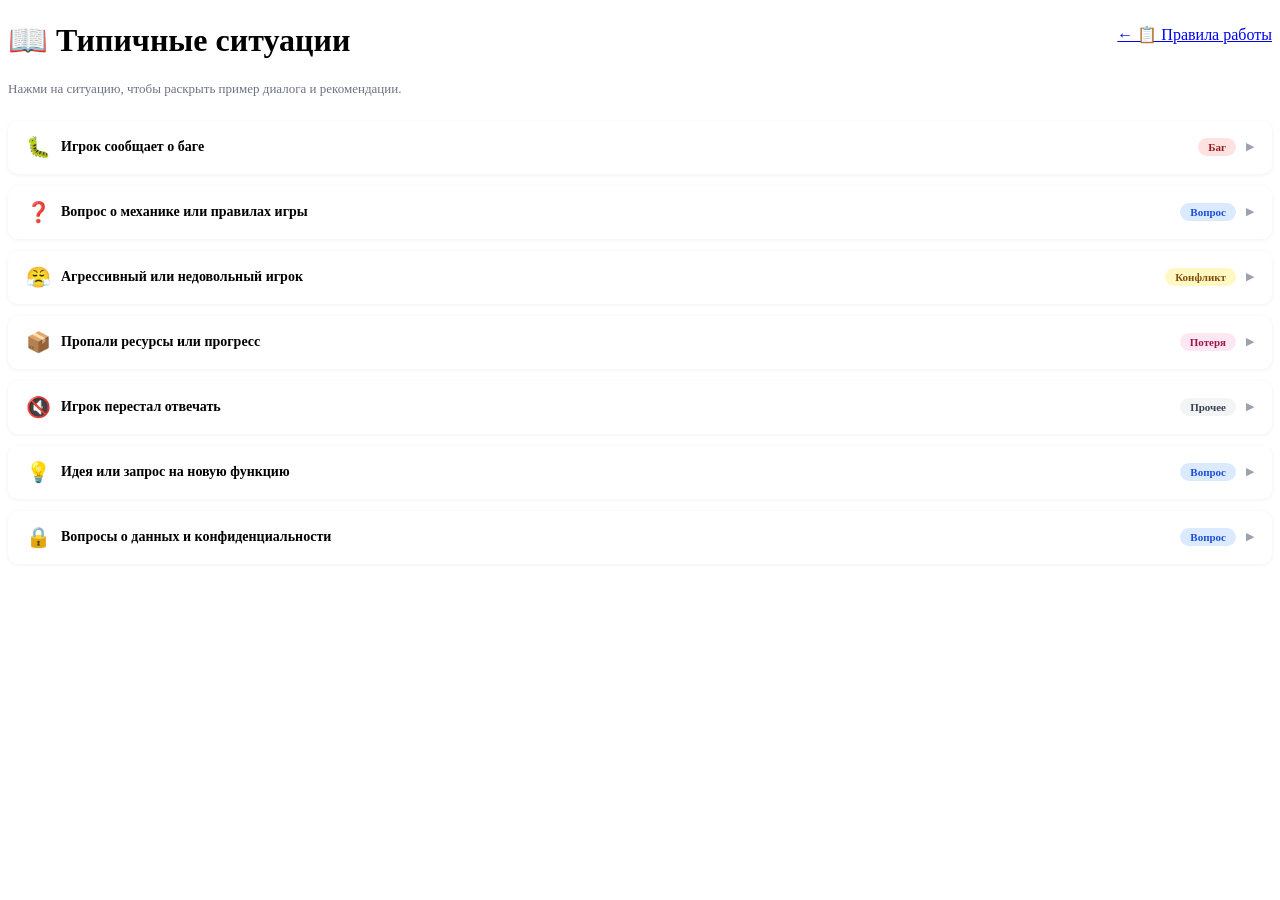
<file: src/main/resources/templates/admin/guide-scenarios.html>
<!DOCTYPE html>
<html xmlns:th="http://www.thymeleaf.org" lang="ru">
<head th:replace="~{admin/layout :: head('Типичные ситуации')}"><title>Типичные ситуации</title></head>
<body>
<th:block th:replace="~{admin/layout :: sidebar('guide')}"/>
<div class="main">

    <a href="/admin/guide/conduct" class="back-link" style="float:right;margin-top:4px;">
        ← 📋 Правила работы
    </a>
    <h1>📖 Типичные ситуации</h1>
    <p style="font-size:13px;color:#6b7280;margin-bottom:24px;">
        Нажми на ситуацию, чтобы раскрыть пример диалога и рекомендации.
    </p>

    <style>
        .scenario { background: #fff; border-radius: 10px; box-shadow: 0 1px 4px rgba(0,0,0,.06); margin-bottom: 12px; overflow: hidden; }
        .scenario-header {
            display: flex; align-items: center; gap: 10px;
            padding: 14px 18px; cursor: pointer;
            border-bottom: 1px solid transparent;
            transition: background .15s;
            user-select: none;
        }
        .scenario-header:hover { background: #f9fafb; }
        .scenario-header.open { border-bottom-color: #e5e7eb; background: #f9fafb; }
        .scenario-icon { font-size: 20px; flex-shrink: 0; }
        .scenario-title { font-size: 14px; font-weight: 600; flex: 1; }
        .scenario-tag {
            font-size: 11px; font-weight: 600; padding: 3px 10px;
            border-radius: 20px; white-space: nowrap;
        }
        .tag-bug      { background: #fee2e2; color: #991b1b; }
        .tag-question { background: #dbeafe; color: #1d4ed8; }
        .tag-conflict { background: #fef9c3; color: #854d0e; }
        .tag-loss     { background: #fce7f3; color: #9d174d; }
        .tag-other    { background: #f3f4f6; color: #374151; }
        .chevron { color: #9ca3af; font-size: 11px; transition: transform .2s; flex-shrink: 0; }
        .scenario-header.open .chevron { transform: rotate(90deg); }

        .scenario-body { padding: 18px 18px; display: none; }
        .scenario-body.open { display: block; }

        .scenario-body h4 {
            font-size: 11px; font-weight: 700; color: #6b7280;
            text-transform: uppercase; letter-spacing: .05em;
            margin: 16px 0 8px;
        }
        .scenario-body h4:first-child { margin-top: 0; }

        .chat-preview { display: flex; flex-direction: column; gap: 7px; }
        .bubble {
            border-radius: 10px; padding: 9px 13px;
            font-size: 13px; line-height: 1.5; max-width: 82%;
        }
        .bubble-who { font-size: 10px; color: #9ca3af; margin-bottom: 2px; }
        .bubble-player { background: #f3f4f6; margin-right: auto; border-bottom-left-radius: 3px; }
        .bubble-support { background: #eff6ff; margin-left: auto; text-align: right; border-bottom-right-radius: 3px; }

        .advice { display: flex; flex-direction: column; gap: 7px; }
        .adv {
            display: flex; gap: 10px; align-items: flex-start;
            font-size: 13px; line-height: 1.5; color: #374151;
            padding: 9px 12px; border-radius: 8px;
        }
        .adv.do   { background: #f0fdf4; border-left: 3px solid #10b981; }
        .adv.dont { background: #fef2f2; border-left: 3px solid #ef4444; }
        .adv.warn { background: #fff7ed; border-left: 3px solid #f59e0b; }
        .adv-icon { flex-shrink: 0; }
        .adv b { color: #111827; }

        .divider { border: none; border-top: 1px solid #e5e7eb; margin: 16px 0; }
    </style>

    <!-- 1. Баг в игре -->
    <div class="scenario">
        <div class="scenario-header" onclick="toggle(this)">
            <div class="scenario-icon">🐛</div>
            <div class="scenario-title">Игрок сообщает о баге</div>
            <span class="scenario-tag tag-bug">Баг</span>
            <span class="chevron">▶</span>
        </div>
        <div class="scenario-body">
            <h4>Пример диалога</h4>
            <div class="chat-preview">
                <div class="bubble bubble-player">
                    <div class="bubble-who">Игрок</div>
                    у меня застряла рыбалка, кнопка не реагирует уже час
                </div>
                <div class="bubble bubble-support">
                    <div class="bubble-who">Поддержка</div>
                    Привет! Уже смотрю. Попробуй написать /start — это сбросит зависшую сессию. Напиши, помогло?
                </div>
                <div class="bubble bubble-player">
                    <div class="bubble-who">Игрок</div>
                    о, сработало, спасибо!
                </div>
                <div class="bubble bubble-support">
                    <div class="bubble-who">Поддержка</div>
                    Отлично 🙌 Закрываю обращение. Если повторится — пиши.
                </div>
            </div>
            <hr class="divider">
            <h4>Рекомендации</h4>
            <div class="advice">
                <div class="adv do"><span class="adv-icon">✅</span><span>Уточни детали, если нужно: когда началось, что делал перед этим. <b>Не передавай без попытки воспроизвести.</b></span></div>
                <div class="adv do"><span class="adv-icon">✅</span><span>Если воркараунд есть — дай его сразу, не жди фикса.</span></div>
                <div class="adv do"><span class="adv-icon">✅</span><span>Зафикси баг внутри команды, даже если решил своими силами.</span></div>
                <div class="adv dont"><span class="adv-icon">🚫</span><span><b>Не закрывай</b>, пока игрок не подтвердил, что проблема ушла.</span></div>
            </div>
        </div>
    </div>

    <!-- 2. Вопрос о механике -->
    <div class="scenario">
        <div class="scenario-header" onclick="toggle(this)">
            <div class="scenario-icon">❓</div>
            <div class="scenario-title">Вопрос о механике или правилах игры</div>
            <span class="scenario-tag tag-question">Вопрос</span>
            <span class="chevron">▶</span>
        </div>
        <div class="scenario-body">
            <h4>Пример диалога</h4>
            <div class="chat-preview">
                <div class="bubble bubble-player">
                    <div class="bubble-who">Игрок</div>
                    а как добыть жемчуг? нигде не нашёл
                </div>
                <div class="bubble bubble-support">
                    <div class="bubble-who">Поддержка</div>
                    Жемчуг пока в разработке — появится в одном из ближайших обновлений. Следи за новостями в @reefbot_news, там будет анонс!
                </div>
            </div>
            <hr class="divider">
            <h4>Рекомендации</h4>
            <div class="advice">
                <div class="adv do"><span class="adv-icon">✅</span><span>Отвечай честно. Если функции ещё нет — скажи прямо, не придумывай.</span></div>
                <div class="adv do"><span class="adv-icon">✅</span><span>Направляй в @reefbot_news по вопросам будущих обновлений.</span></div>
                <div class="adv do"><span class="adv-icon">✅</span><span>Тикет можно закрыть сразу после полного ответа.</span></div>
                <div class="adv dont"><span class="adv-icon">🚫</span><span><b>Не гадай</b> по срокам выхода фич — только если точно знаешь.</span></div>
            </div>
        </div>
    </div>

    <!-- 3. Агрессивный игрок -->
    <div class="scenario">
        <div class="scenario-header" onclick="toggle(this)">
            <div class="scenario-icon">😤</div>
            <div class="scenario-title">Агрессивный или недовольный игрок</div>
            <span class="scenario-tag tag-conflict">Конфликт</span>
            <span class="chevron">▶</span>
        </div>
        <div class="scenario-body">
            <h4>Пример диалога</h4>
            <div class="chat-preview">
                <div class="bubble bubble-player">
                    <div class="bubble-who">Игрок</div>
                    это вообще за что?! я только что всё потерял, ваш бот — полная херня
                </div>
                <div class="bubble bubble-support">
                    <div class="bubble-who">Поддержка</div>
                    Понимаю, что это очень неприятно. Давай разберёмся — напиши, что именно пропало и когда это случилось?
                </div>
                <div class="bubble bubble-player">
                    <div class="bubble-who">Игрок</div>
                    рыба пропала, час фармил
                </div>
                <div class="bubble bubble-support">
                    <div class="bubble-who">Поддержка</div>
                    Уточняю у команды — проверим твой аккаунт. Дам знать, как только получу ответ.
                </div>
            </div>
            <hr class="divider">
            <h4>Рекомендации</h4>
            <div class="advice">
                <div class="adv do"><span class="adv-icon">✅</span><span><b>Сначала прими эмоцию</b>, потом разбирайся с проблемой. «Понимаю, неприятно» — важнее формального «принято».</span></div>
                <div class="adv do"><span class="adv-icon">✅</span><span>Держи нейтральный тон, даже если игрок груб. Твоя задача — помочь, не победить в споре.</span></div>
                <div class="adv warn"><span class="adv-icon">⚠️</span><span>Если диалог не идёт после 2–3 попыток — вежливо обозначи: <i>«Готов помочь, давай разберёмся конструктивно»</i>. Если не помогает — передай коллеге.</span></div>
                <div class="adv dont"><span class="adv-icon">🚫</span><span>Угрозы и систематические оскорбления — <b>не твоя ответственность разруливать в одиночку.</b> Передай старшему коллеге.</span></div>
            </div>
        </div>
    </div>

    <!-- 4. Пропавший прогресс -->
    <div class="scenario">
        <div class="scenario-header" onclick="toggle(this)">
            <div class="scenario-icon">📦</div>
            <div class="scenario-title">Пропали ресурсы или прогресс</div>
            <span class="scenario-tag tag-loss">Потеря</span>
            <span class="chevron">▶</span>
        </div>
        <div class="scenario-body">
            <h4>Пример диалога</h4>
            <div class="chat-preview">
                <div class="bubble bubble-player">
                    <div class="bubble-who">Игрок</div>
                    после вчерашнего обновления пропали все ресурсы
                </div>
                <div class="bubble bubble-support">
                    <div class="bubble-who">Поддержка</div>
                    Это серьёзно, разберёмся. Напиши свой ник и примерное время, когда заметил? Уточню у команды.
                </div>
            </div>
            <hr class="divider">
            <h4>Рекомендации</h4>
            <div class="advice">
                <div class="adv do"><span class="adv-icon">✅</span><span>Собери детали: ник, время, что именно пропало. Это нужно команде для проверки.</span></div>
                <div class="adv warn"><span class="adv-icon">⚠️</span><span>Это <b>обязательная передача</b> старшему коллеге — потеря прогресса требует проверки базы данных.</span></div>
                <div class="adv dont"><span class="adv-icon">🚫</span><span><b>Не обещай компенсацию</b> самостоятельно. Держи тикет открытым до подтверждения от команды.</span></div>
            </div>
        </div>
    </div>

    <!-- 5. Игрок молчит -->
    <div class="scenario">
        <div class="scenario-header" onclick="toggle(this)">
            <div class="scenario-icon">🔇</div>
            <div class="scenario-title">Игрок перестал отвечать</div>
            <span class="scenario-tag tag-other">Прочее</span>
            <span class="chevron">▶</span>
        </div>
        <div class="scenario-body">
            <h4>Варианты развития</h4>
            <div class="advice">
                <div class="adv do"><span class="adv-icon">✅</span><span><b>Игрок написал «спасибо» или «разобрался»</b> — закрывай сразу, всё хорошо.</span></div>
                <div class="adv do"><span class="adv-icon">✅</span><span><b>Прошло 24 часа после твоего ответа, тишина</b> — закрывай тикет. Не нужно дополнительно уточнять.</span></div>
                <div class="adv warn"><span class="adv-icon">⚠️</span><span><b>Ты задал уточняющий вопрос, а игрок пропал</b> — подожди 24 часа, потом закрывай с пометкой «ответа не поступило».</span></div>
                <div class="adv dont"><span class="adv-icon">🚫</span><span><b>Проблема была серьёзной (баг, потеря)</b> и игрок молчит — не закрывай раньше 48 часов. Уточни один раз.</span></div>
            </div>
        </div>
    </div>

    <!-- 6. Запрос на функцию -->
    <div class="scenario">
        <div class="scenario-header" onclick="toggle(this)">
            <div class="scenario-icon">💡</div>
            <div class="scenario-title">Идея или запрос на новую функцию</div>
            <span class="scenario-tag tag-question">Вопрос</span>
            <span class="chevron">▶</span>
        </div>
        <div class="scenario-body">
            <h4>Пример диалога</h4>
            <div class="chat-preview">
                <div class="bubble bubble-player">
                    <div class="bubble-who">Игрок</div>
                    было бы круто добавить PvP между островами
                </div>
                <div class="bubble bubble-support">
                    <div class="bubble-who">Поддержка</div>
                    Спасибо за идею, передам команде! Следи за @reefbot_news — там выходят анонсы обновлений.
                </div>
            </div>
            <hr class="divider">
            <h4>Рекомендации</h4>
            <div class="advice">
                <div class="adv do"><span class="adv-icon">✅</span><span>Поблагодари за идею — это приятно для игрока и полезно для команды.</span></div>
                <div class="adv do"><span class="adv-icon">✅</span><span>Направь в новостной канал. Закрывай тикет сразу.</span></div>
                <div class="adv dont"><span class="adv-icon">🚫</span><span><b>Не обещай</b>, что идею реализуют. Даже если она хорошая.</span></div>
            </div>
        </div>
    </div>

    <!-- 7. Вопросы о данных -->
    <div class="scenario">
        <div class="scenario-header" onclick="toggle(this)">
            <div class="scenario-icon">🔒</div>
            <div class="scenario-title">Вопросы о данных и конфиденциальности</div>
            <span class="scenario-tag tag-question">Вопрос</span>
            <span class="chevron">▶</span>
        </div>
        <div class="scenario-body">
            <h4>Пример диалога</h4>
            <div class="chat-preview">
                <div class="bubble bubble-player">
                    <div class="bubble-who">Игрок</div>
                    какие мои данные вы храните?
                </div>
                <div class="bubble bubble-support">
                    <div class="bubble-who">Поддержка</div>
                    Только то, что нужно для игры: Telegram ID, ник и игровой прогресс. Личные данные вне Telegram не собираем и третьим лицам не передаём.
                </div>
            </div>
            <hr class="divider">
            <h4>Рекомендации</h4>
            <div class="advice">
                <div class="adv do"><span class="adv-icon">✅</span><span>Отвечай коротко и честно. Не вдавайся в технические подробности без необходимости.</span></div>
                <div class="adv dont"><span class="adv-icon">🚫</span><span>Никогда не обсуждай данные <b>других</b> игроков — даже косвенно.</span></div>
                <div class="adv warn"><span class="adv-icon">⚠️</span><span>Если вопрос выходит за рамки стандартного (например, запрос на удаление аккаунта) — передай старшему коллеге.</span></div>
            </div>
        </div>
    </div>

    <script>
        function toggle(header) {
            header.classList.toggle('open');
            header.nextElementSibling.classList.toggle('open');
        }
    </script>

</div>
</body>
</html>
</file>
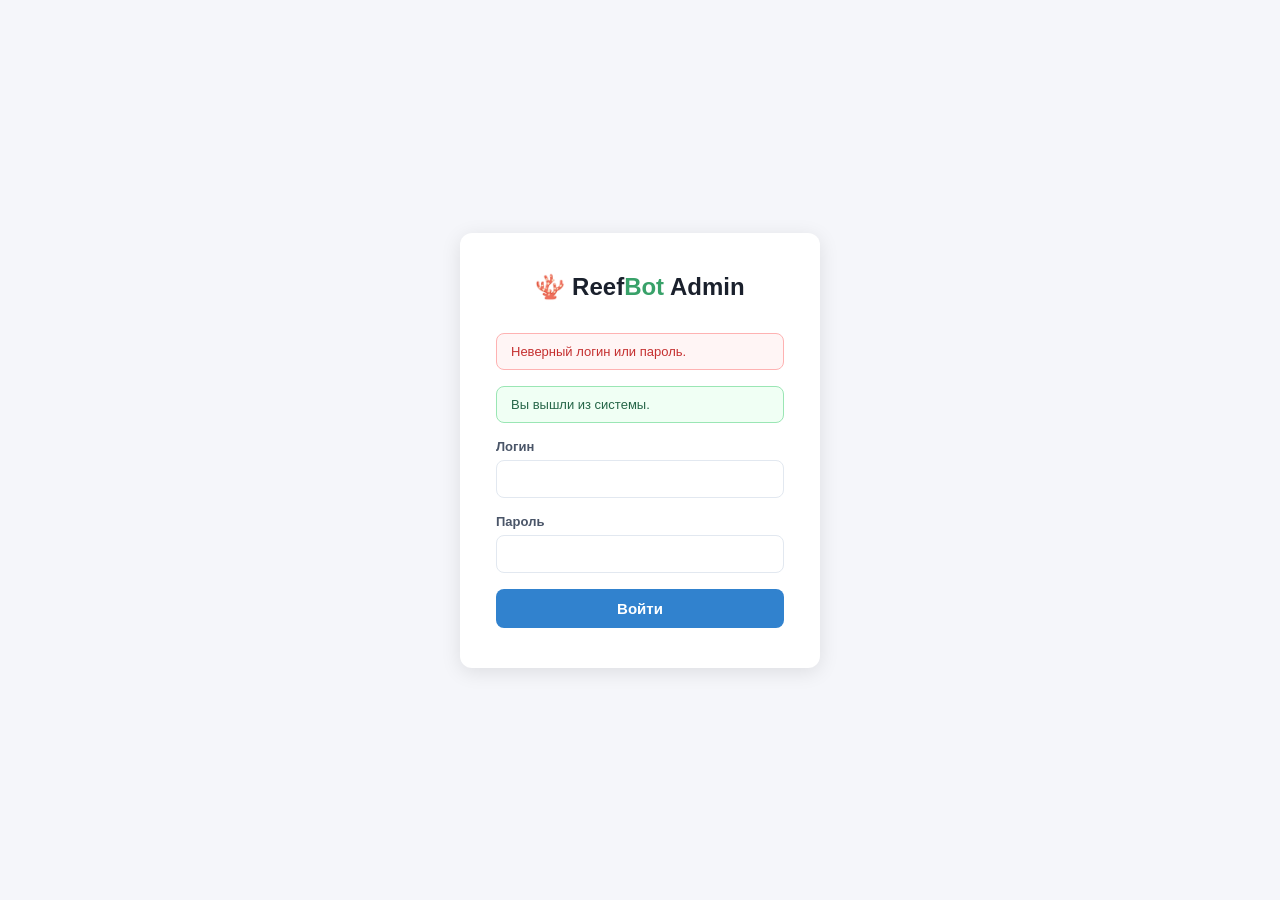
<file: src/main/resources/templates/admin/login.html>
<!DOCTYPE html>
<html xmlns:th="http://www.thymeleaf.org" lang="ru">
<head>
    <meta charset="UTF-8">
    <meta name="viewport" content="width=device-width, initial-scale=1.0">
    <title>ReefBot Admin — Вход</title>
    <style>
        * { box-sizing: border-box; margin: 0; padding: 0; }
        body { font-family: -apple-system, BlinkMacSystemFont, 'Segoe UI', sans-serif;
               background: #f5f6fa; display: flex; align-items: center;
               justify-content: center; min-height: 100vh; }
        .card { background: #fff; border-radius: 12px; padding: 40px 36px;
                box-shadow: 0 4px 20px rgba(0,0,0,.1); width: 360px; }
        .logo { font-size: 24px; font-weight: 700; text-align: center; margin-bottom: 32px; color: #1a202c; }
        .logo span { color: #38a169; }
        label { display: block; font-size: 13px; font-weight: 600; color: #4a5568; margin-bottom: 6px; }
        input { width: 100%; padding: 10px 14px; border: 1px solid #e2e8f0; border-radius: 8px;
                font-size: 14px; margin-bottom: 16px; outline: none; }
        input:focus { border-color: #3182ce; }
        button { width: 100%; padding: 11px; background: #3182ce; color: #fff; border: none;
                 border-radius: 8px; font-size: 15px; font-weight: 600; cursor: pointer; }
        button:hover { background: #2b6cb0; }
        .error { background: #fff5f5; border: 1px solid #feb2b2; color: #c53030;
                 padding: 10px 14px; border-radius: 8px; font-size: 13px; margin-bottom: 16px; }
        .success { background: #f0fff4; border: 1px solid #9ae6b4; color: #276749;
                   padding: 10px 14px; border-radius: 8px; font-size: 13px; margin-bottom: 16px; }
    </style>
</head>
<body>
<div class="card">
    <div class="logo">🪸 Reef<span>Bot</span> Admin</div>

    <div class="error" th:if="${param.error}">Неверный логин или пароль.</div>
    <div class="success" th:if="${param.logout}">Вы вышли из системы.</div>

    <form method="post" th:action="@{/admin/login}">
        <input type="hidden" th:name="${_csrf.parameterName}" th:value="${_csrf.token}" />
        <label>Логин</label>
        <input type="text" name="username" autocomplete="username" required />
        <label>Пароль</label>
        <input type="password" name="password" autocomplete="current-password" required />
        <button type="submit">Войти</button>
    </form>
</div>
</body>
</html>
</file>
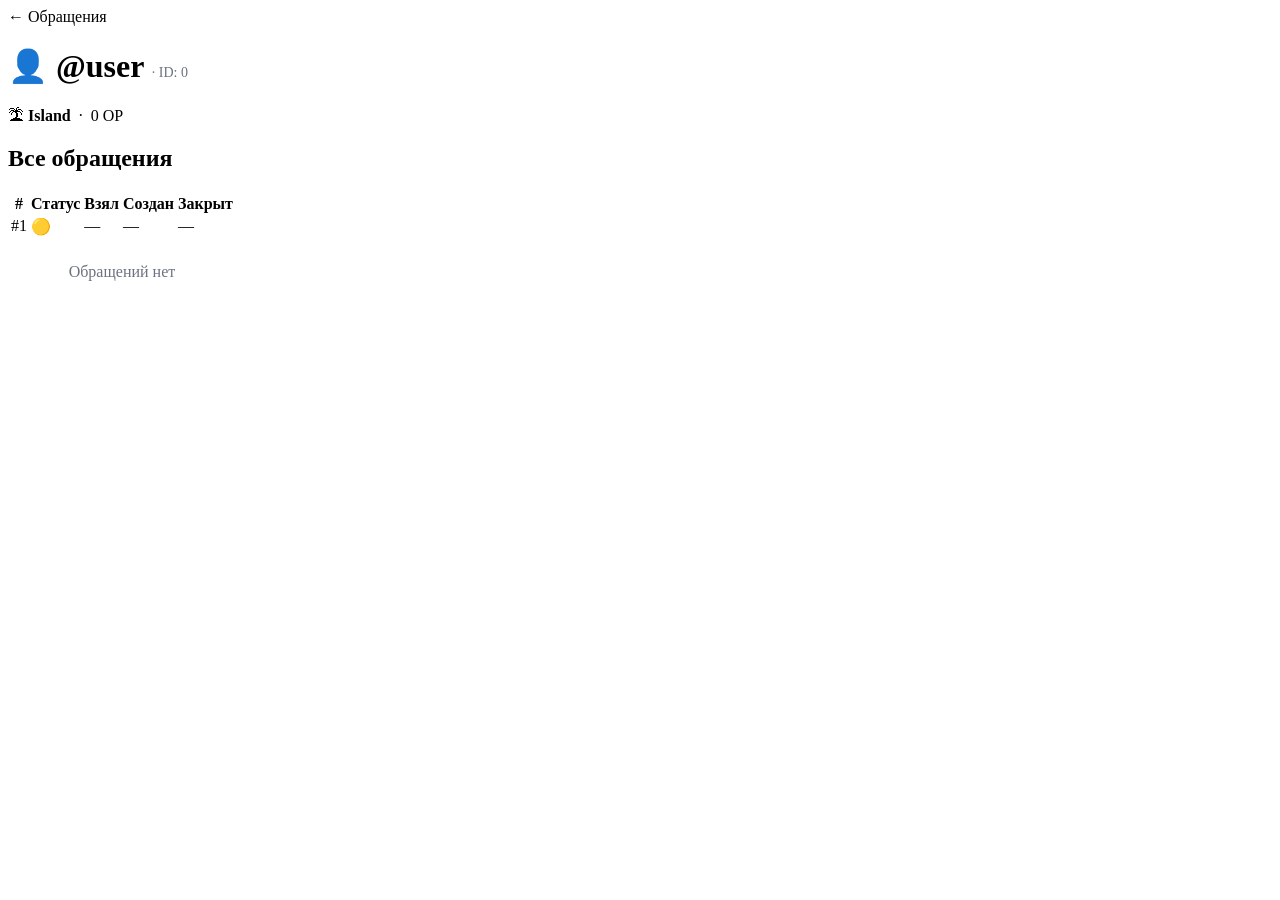
<file: src/main/resources/templates/admin/player-tickets.html>
<!DOCTYPE html>
<html xmlns:th="http://www.thymeleaf.org" lang="ru">
<head th:replace="~{admin/layout :: head('История игрока')}"><title>История игрока</title></head>
<body>
<th:block th:replace="~{admin/layout :: sidebar('tickets')}"/>
<div class="main">
    <a th:href="@{/admin/tickets}" class="back-link">← Обращения</a>

    <h1>
        👤 <span th:text="${player.username != null ? '@' + player.username : 'Игрок'}">@user</span>
        <span style="font-size:14px;color:#6b7280;font-weight:400">
            · ID: <span th:text="${player.telegramId}">0</span>
        </span>
    </h1>

    <div class="card" style="margin-bottom:16px" th:if="${player.island != null}">
        🏝 <strong th:text="${player.island.name}">Island</strong>
        &nbsp;·&nbsp;
        <span th:text="${player.island.devPoints}">0</span> ОР
    </div>

    <div class="card">
        <h2>Все обращения</h2>
        <div class="table-wrap">
            <table>
                <thead>
                    <tr>
                        <th>#</th>
                        <th>Статус</th>
                        <th>Взял</th>
                        <th>Создан</th>
                        <th>Закрыт</th>
                    </tr>
                </thead>
                <tbody>
                    <tr th:each="t : ${tickets}">
                        <td><a th:href="@{/admin/tickets/{id}(id=${t.id})}" th:text="'#' + ${t.id}">#1</a></td>
                        <td>
                            <span class="badge"
                                  th:classappend="${t.status.name() == 'OPEN' ? 'badge-open' :
                                                   t.status.name() == 'IN_PROGRESS' ? 'badge-progress' :
                                                   t.status.name() == 'RESOLVED' ? 'badge-resolved' : 'badge-closed'}"
                                  th:text="${t.status.emoji() + ' ' + t.status.displayName()}">🟡</span>
                        </td>
                        <td th:text="${t.claimedBy != null ? (t.claimedBy.username != null ? '@' + t.claimedBy.username : t.claimedBy.firstName) : '—'}">—</td>
                        <td th:text="${#temporals.format(t.createdAt, 'd MMM yyyy, HH:mm')}">—</td>
                        <td th:text="${t.resolvedAt != null ? #temporals.format(t.resolvedAt, 'd MMM yyyy, HH:mm') : '—'}">—</td>
                    </tr>
                    <tr th:if="${#lists.isEmpty(tickets)}">
                        <td colspan="5" style="text-align:center;color:#6b7280;padding:24px">Обращений нет</td>
                    </tr>
                </tbody>
            </table>
        </div>
    </div>
</div>
</body>
</html>
</file>
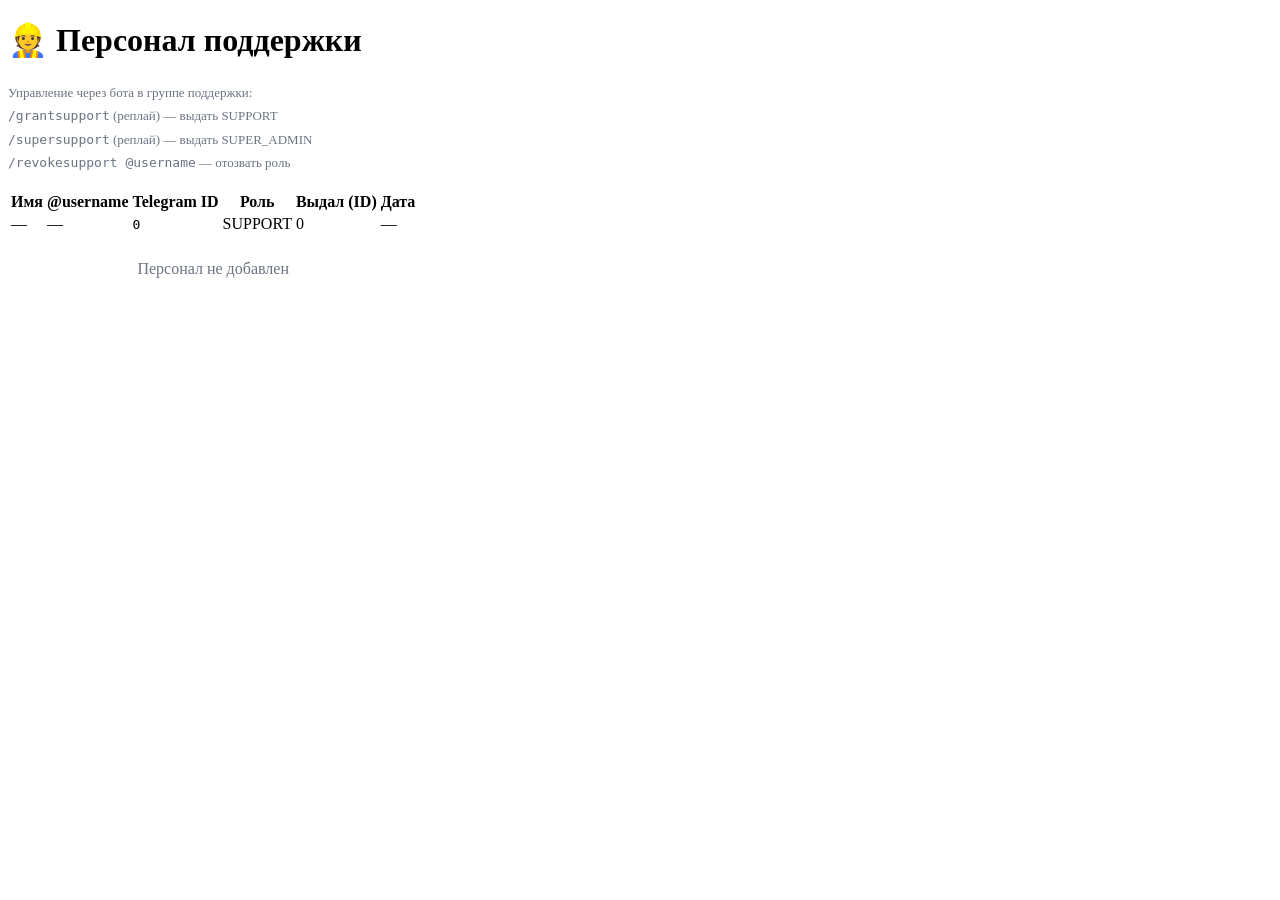
<file: src/main/resources/templates/admin/staff.html>
<!DOCTYPE html>
<html xmlns:th="http://www.thymeleaf.org" lang="ru">
<head th:replace="~{admin/layout :: head('Персонал')}"><title>Персонал</title></head>
<body>
<th:block th:replace="~{admin/layout :: sidebar('staff')}"/>
<div class="main">
    <h1>👷 Персонал поддержки</h1>

    <div class="card" style="margin-bottom:16px;font-size:13px;color:#6b7280;line-height:1.8">
        Управление через бота в группе поддержки:<br>
        <code>/grantsupport</code> (реплай) — выдать SUPPORT<br>
        <code>/supersupport</code> (реплай) — выдать SUPER_ADMIN<br>
        <code>/revokesupport @username</code> — отозвать роль
    </div>

    <div class="card">
        <div class="table-wrap">
            <table>
                <thead>
                    <tr>
                        <th>Имя</th>
                        <th>@username</th>
                        <th>Telegram ID</th>
                        <th>Роль</th>
                        <th>Выдал (ID)</th>
                        <th>Дата</th>
                    </tr>
                </thead>
                <tbody>
                    <tr th:each="s : ${staff}">
                        <td th:text="${s.firstName != null ? s.firstName : '—'}">—</td>
                        <td th:text="${s.username != null ? '@' + s.username : '—'}">—</td>
                        <td><code th:text="${s.telegramId}">0</code></td>
                        <td>
                            <span class="badge"
                                  th:classappend="${s.role.name() == 'SUPER_ADMIN' ? 'badge-progress' : 'badge-open'}"
                                  th:text="${s.role.name()}">SUPPORT</span>
                        </td>
                        <td th:text="${s.grantedBy}">0</td>
                        <td th:text="${#temporals.format(s.grantedAt, 'd MMM yyyy')}">—</td>
                    </tr>
                    <tr th:if="${#lists.isEmpty(staff)}">
                        <td colspan="6" style="text-align:center;color:#6b7280;padding:24px">Персонал не добавлен</td>
                    </tr>
                </tbody>
            </table>
        </div>
    </div>
</div>
</body>
</html>
</file>
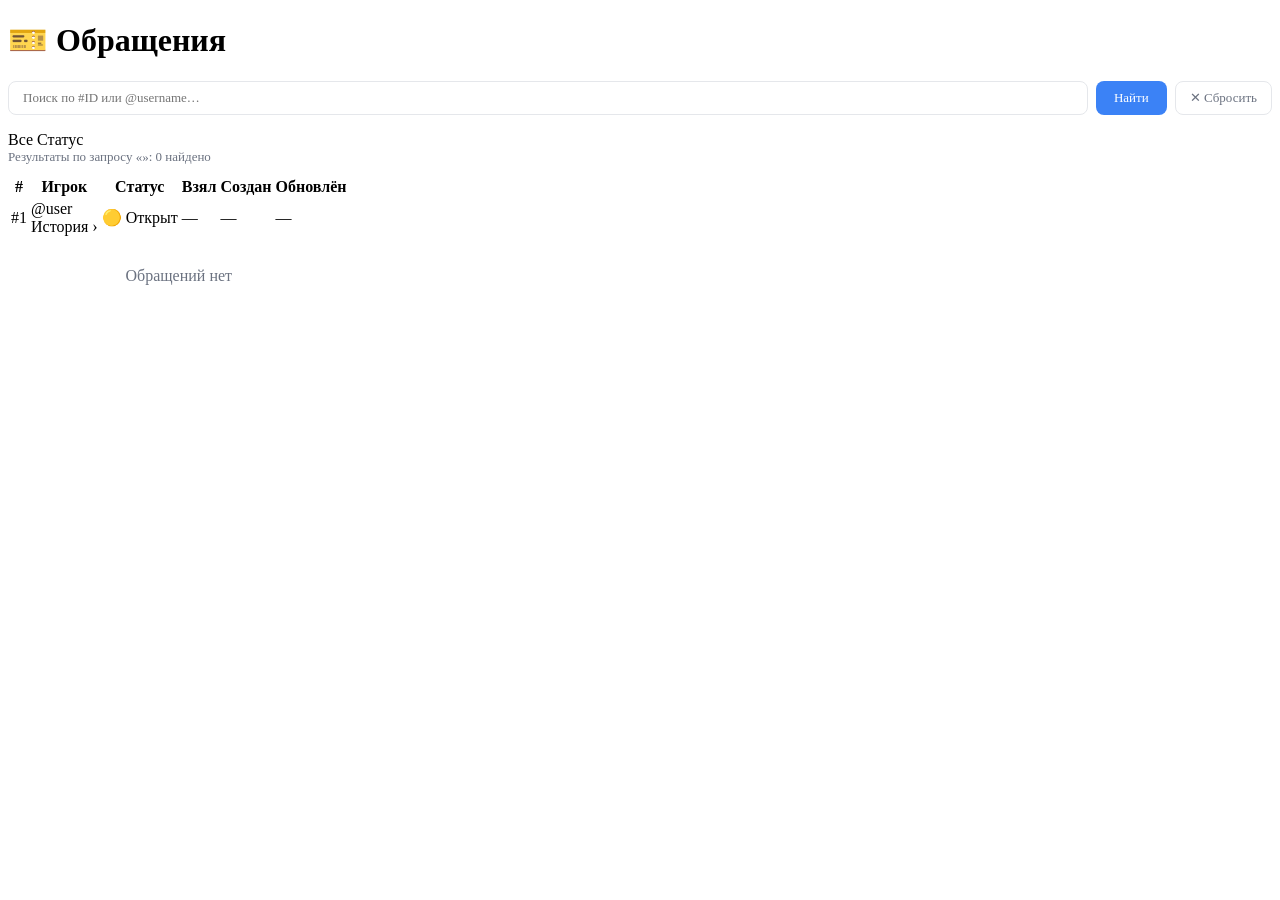
<file: src/main/resources/templates/admin/tickets.html>
<!DOCTYPE html>
<html xmlns:th="http://www.thymeleaf.org" lang="ru">
<head th:replace="~{admin/layout :: head('Тикеты')}"><title>Тикеты</title></head>
<body>
<th:block th:replace="~{admin/layout :: sidebar('tickets')}"/>
<div class="main">
    <h1>🎫 Обращения</h1>

    <form method="get" action="/admin/tickets" style="margin-bottom:16px;display:flex;gap:8px">
        <input type="text" name="q"
               th:value="${searchQuery}"
               placeholder="Поиск по #ID или @username…"
               style="flex:1;padding:8px 14px;border:1px solid #e5e7eb;border-radius:8px;
                      font-size:13px;font-family:inherit;outline:none;
                      transition:border-color .15s"
               onfocus="this.style.borderColor='#3b82f6'"
               onblur="this.style.borderColor='#e5e7eb'">
        <button type="submit"
                style="padding:8px 18px;background:#3b82f6;color:#fff;border:none;
                       border-radius:8px;font-size:13px;font-weight:500;cursor:pointer;
                       font-family:inherit">
            Найти
        </button>
        <a th:if="${searchQuery != null}" href="/admin/tickets"
           style="padding:8px 14px;border:1px solid #e5e7eb;border-radius:8px;
                  font-size:13px;color:#6b7280;text-decoration:none;display:flex;align-items:center">
            ✕ Сбросить
        </a>
    </form>

    <div class="filter-bar" th:if="${searchQuery == null}">
        <a th:href="@{/admin/tickets}"
           th:class="${selectedStatus == null ? 'filter-btn active' : 'filter-btn'}">Все</a>
        <a th:each="s : ${allStatuses}"
           th:href="@{/admin/tickets(status=${s.name().toLowerCase()})}"
           th:class="${selectedStatus != null && selectedStatus.equalsIgnoreCase(s.name()) ? 'filter-btn active' : 'filter-btn'}"
           th:text="${s.emoji() + ' ' + s.displayName()}">Статус</a>
    </div>

    <div th:if="${searchQuery != null}" style="font-size:13px;color:#6b7280;margin-bottom:10px">
        Результаты по запросу «<b th:text="${searchQuery}"></b>»:
        <span th:text="${tickets.size()}">0</span> найдено
    </div>

    <div class="card">
        <div class="table-wrap">
            <table>
                <thead>
                    <tr>
                        <th>#</th>
                        <th>Игрок</th>
                        <th>Статус</th>
                        <th>Взял</th>
                        <th>Создан</th>
                        <th>Обновлён</th>
                    </tr>
                </thead>
                <tbody>
                    <tr th:each="t : ${tickets}">
                        <td><a th:href="@{/admin/tickets/{id}(id=${t.id})}" th:text="'#' + ${t.id}">#1</a></td>
                        <td>
                            <div th:text="${t.player.username != null ? '@' + t.player.username : t.player.telegramId}">@user</div>
                            <a th:href="@{/admin/players/{tgId}/tickets(tgId=${t.player.telegramId})}"
                               class="link-history">История ›</a>
                        </td>
                        <td>
                            <span class="badge"
                                  th:classappend="${t.status.name() == 'OPEN' ? 'badge-open' :
                                                   t.status.name() == 'IN_PROGRESS' ? 'badge-progress' :
                                                   t.status.name() == 'RESOLVED' ? 'badge-resolved' : 'badge-closed'}"
                                  th:text="${t.status.emoji() + ' ' + t.status.displayName()}">🟡 Открыт</span>
                        </td>
                        <td th:text="${t.claimedBy != null ? (t.claimedBy.username != null ? '@' + t.claimedBy.username : t.claimedBy.firstName) : '—'}">—</td>
                        <td th:text="${#temporals.format(t.createdAt, 'd MMM, HH:mm')}">—</td>
                        <td th:text="${#temporals.format(t.updatedAt, 'd MMM, HH:mm')}">—</td>
                    </tr>
                    <tr th:if="${#lists.isEmpty(tickets)}">
                        <td colspan="6" style="text-align:center;color:#6b7280;padding:28px">Обращений нет</td>
                    </tr>
                </tbody>
            </table>
        </div>
    </div>
</div>
</body>
</html>
</file>
